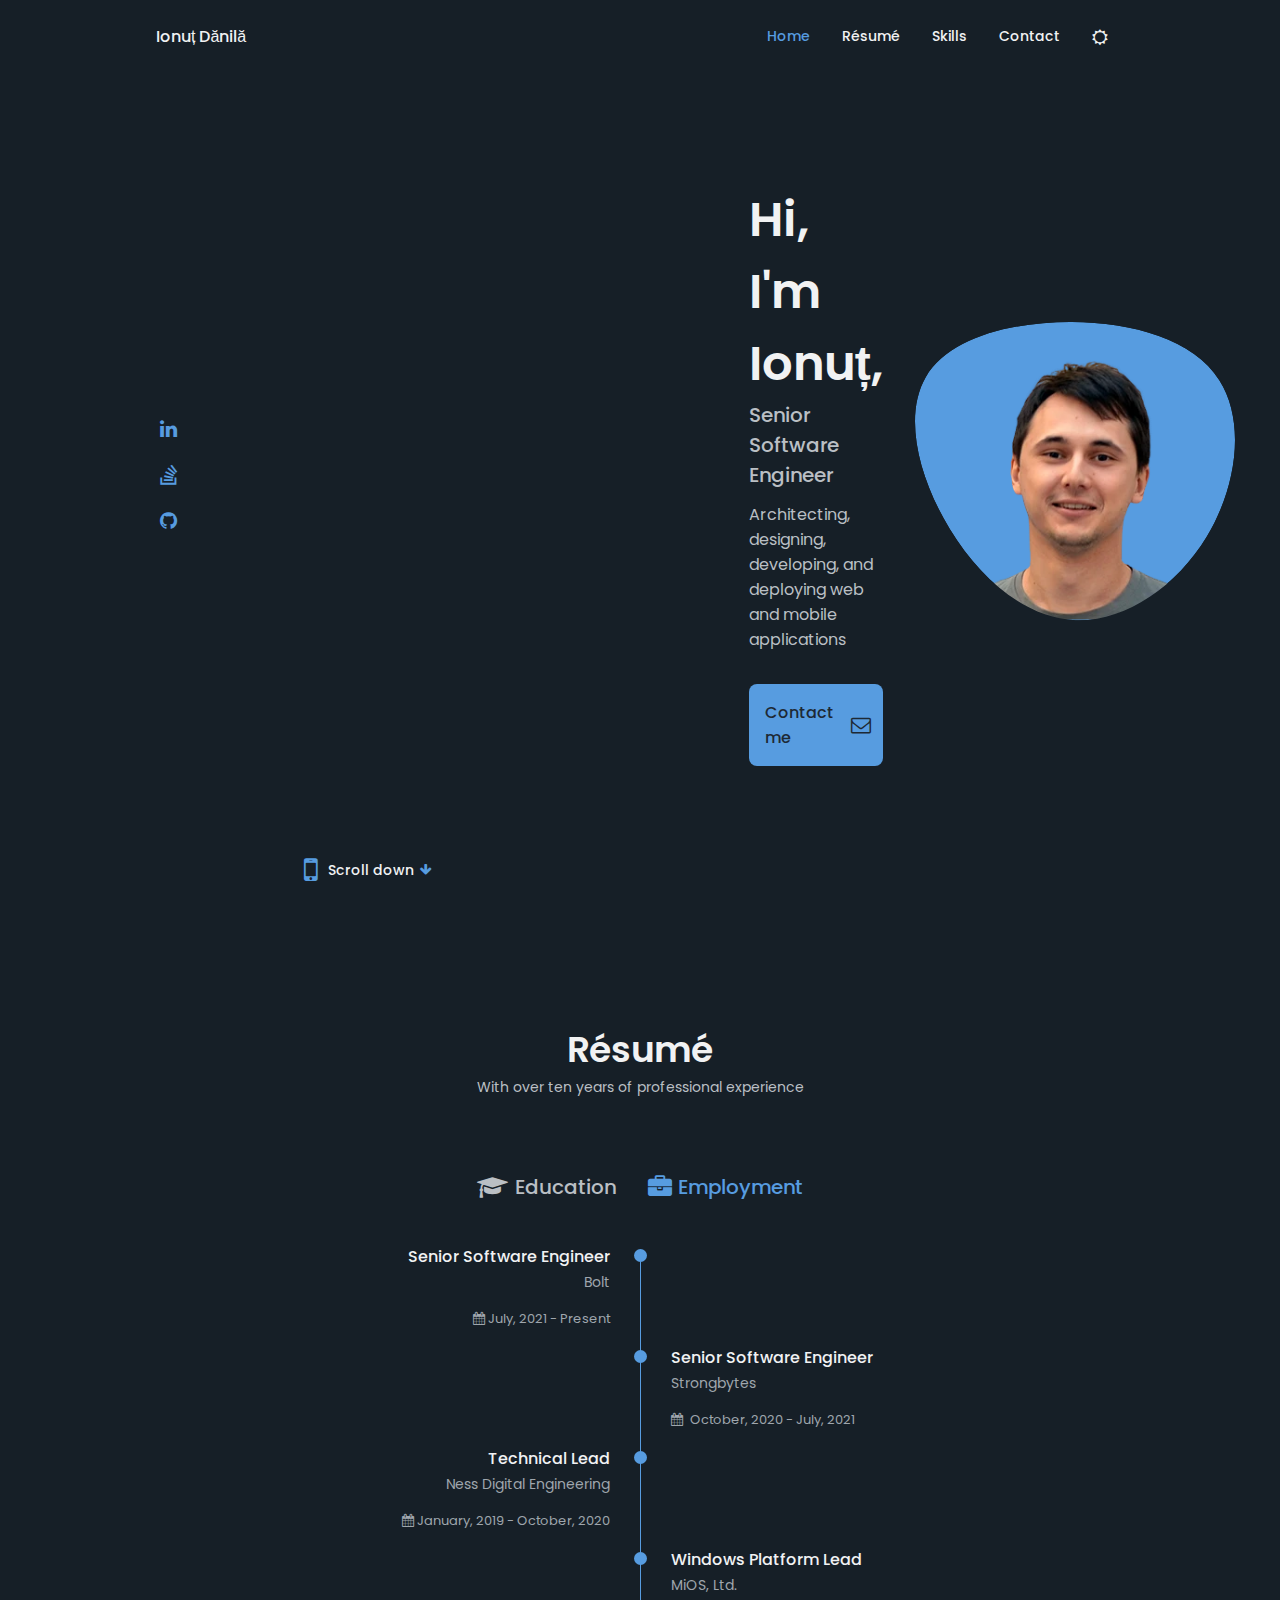
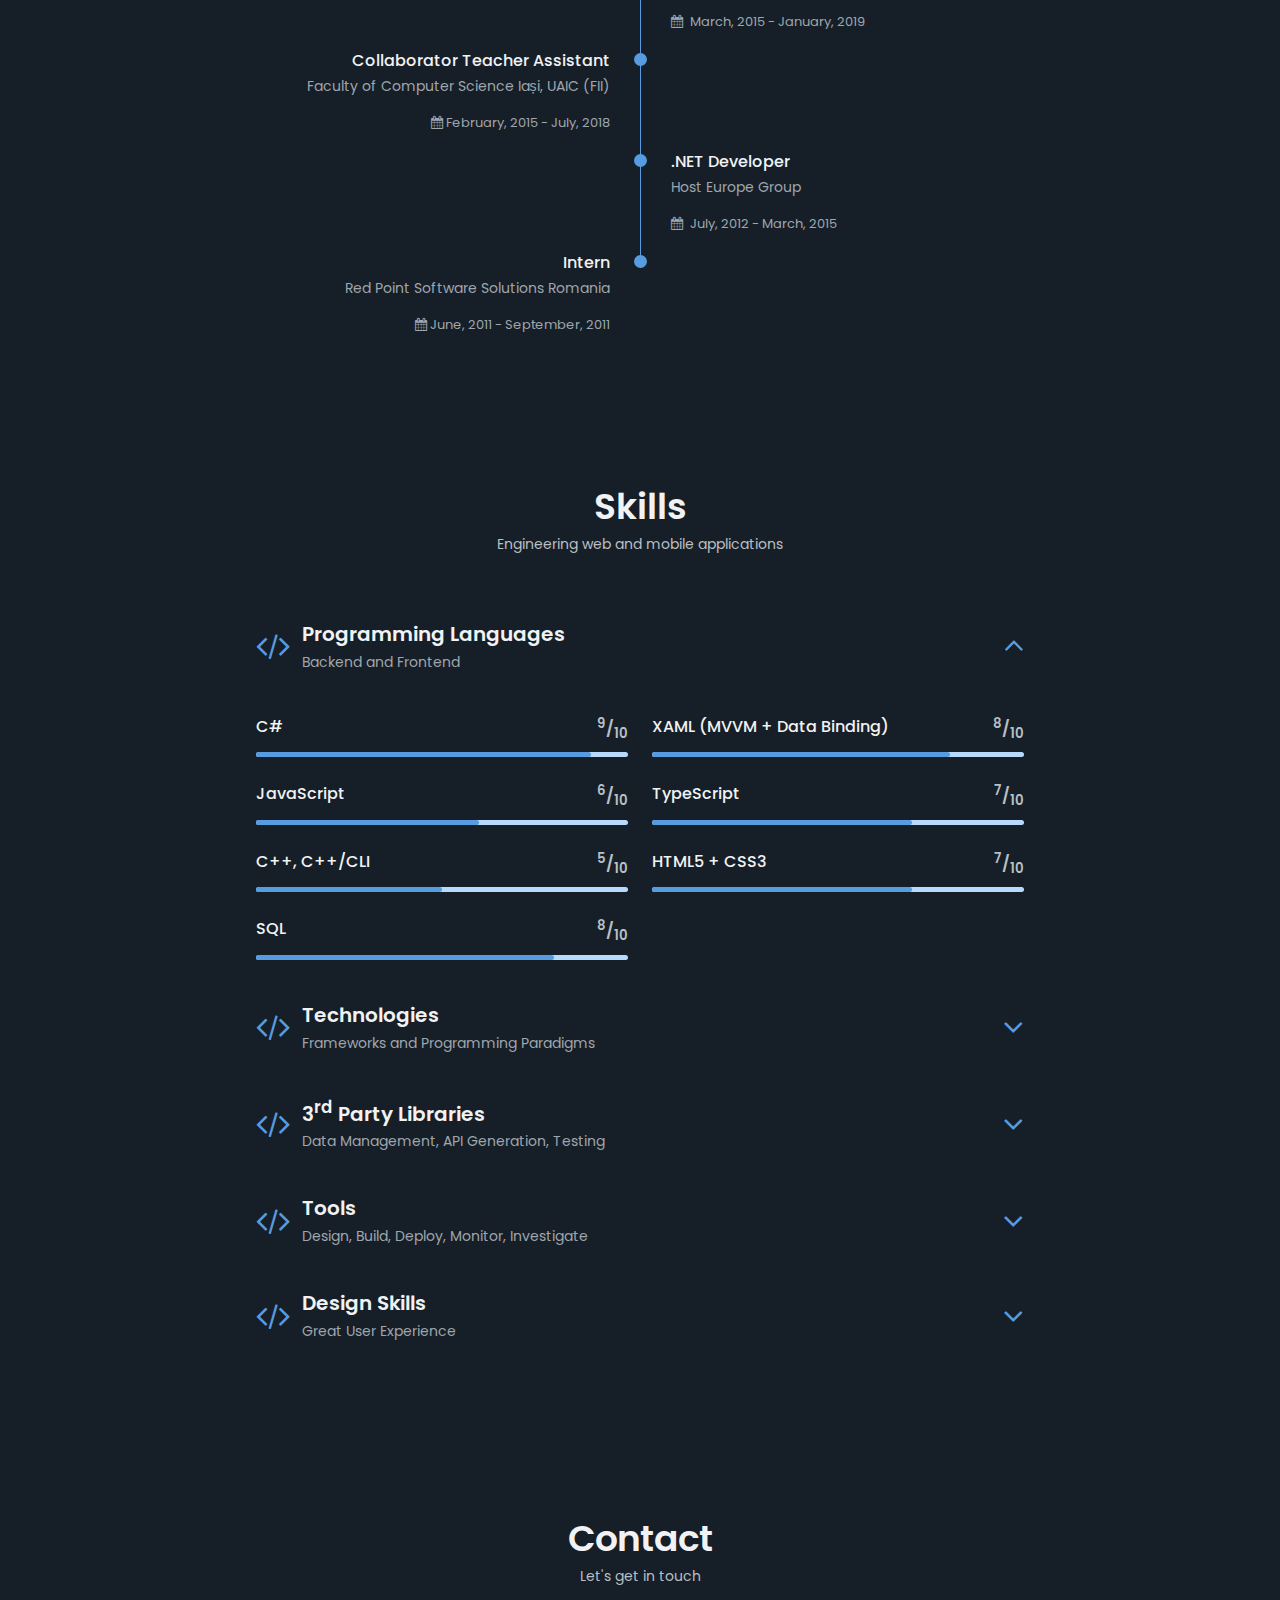
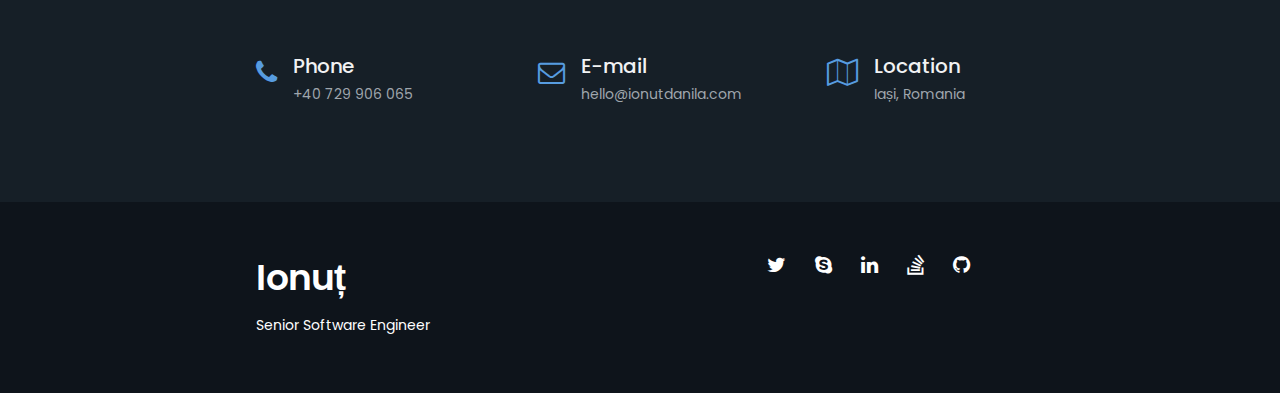
<file: index.html>
<!DOCTYPE html>
<html prefix="og: https://ogp.me/ns#" lang="en">

<head>
    <meta charset="UTF-8">
    <meta name="viewport" content="width=device-width, initial-scale=1.0, minimum-scale=1.0, maximum-scale=1.0, user-scalable=no">
    <meta name="Author" content="Ionuț Dănilă" />
    <meta name="Keywords"
        content="ionut, danila, mobile, web, portfolio, dănilă, ionuț, developer, senior, engineer, mobile, .net, windows, iasi, universal, winrt, uwp, typescript, docker" />
    <meta name="Description"
        content="Ionuț Dănilă | Senior Software Engineer: architecting, designing, developing, and deploying Web and Mobile Applications" />
    <meta name="Subject"
        content="Ionuț Dănilă | Senior Software Engineer: architecting, designing, developing, and deploying Web and Mobile Applications" />
    <meta name="Language" content="English" />
    <meta name="Robots" content="INDEX,FOLLOW" />
    <meta name="wot-verification" content="0d97bbbe1554cfbfb53d" />
    <meta name="msvalidate.01" content="D88C4604BC4AD951BE50EAA4C890B717" />
    <meta property="og:title" content="Ionuț Dănilă | Senior Software Engineer" />
    <meta property="og:type" content="public_figure" />
    <meta property="og:url" content="https://www.ionutdanila.com/" />
    <meta property="og:image" content="assets/img/perfil.webp" />
    <meta property="og:site_name"
        content="Ionuț Dănilă | Senior Software Engineer: architecting, designing, developing, and deploying Web and Mobile Applications" />
    <meta property="og:description"
        content="Ionuț Dănilă | Senior Software Engineer: architecting, designing, developing, and deploying Web and Mobile Applications" />

    <title>Ionuț Dănilă | Senior Software Engineer</title>

    <link rel="preload" href="assets/css/fonts/fontawesome-webfont.woff2?v=4.7.0" as="font" type="font/woff2"
        crossorigin />
    <link rel="preload" href="assets/css/fonts/pxiEyp8kv8JHgFVrJJfecnFHGPc.woff2" as="font" type="font/woff2"
        crossorigin />
    <link rel="preload" href="assets/css/fonts/pxiByp8kv8JHgFVrLGT9Z1xlFd2JQEk.woff2" as="font" type="font/woff2"
        crossorigin />
    <link rel="preload" href="assets/css/fonts/pxiByp8kv8JHgFVrLEj6Z1xlFd2JQEk.woff2" as="font" type="font/woff2"
        crossorigin />
    <link rel="preload" href="assets/css/styles.min.css" as="style" />
    <link rel="preload" href="assets/img/perfil.webp" as="image" type="image/webp" />

    <link rel="shortcut icon" href="assets/img/perfil_icon.webp" />
    <link rel="icon" href="assets/img/perfil_icon.webp" type="image/ico" />
    <link rel="author" href="https://www.linkedin.com/in/ionutdanila" />

    <link rel="stylesheet" href="assets/css/styles.min.css" />

    <script type="application/ld+json">
        {"@context":"http://schema.org","@type":"ProfilePage","mainEntity":{"@type":"Person","name":"Ionuț Dănilă","givenName":"Ionuț","familyName":"Dănilă","alternateName":"Ionut Danila","email":"&#104;&#101;&#108;&#108;&#111;&#64;&#105;&#111;&#110;&#117;&#116;&#100;&#97;&#110;&#105;&#108;&#97;&#46;&#99;&#111;&#109;","telephone":"+40729906065","description":"Senior Software Engineer","birthDate":"1990-05-20","birthPlace":"Bucharest","nationality":"Romanian","address":{"@type":"PostalAddress","addressLocality":"Iași","addressCountry":"Romania"},"jobTitle":{"@type":"DefinedTerm","inDefinedTermSet":"https://www.patkua.com/blog/the-definition-of-a-tech-lead/","termCode":"TL","name":"Technical Lead","url":"https://en.wikipedia.org/wiki/Lead_programmer"},"image":"assets/img/perfil.webp","url":"https://www.ionutdanila.com/","worksFor":{"@type":"Organization","name":"Bolt","url":"https://bolt.eu/"},"gender":"Male","alumniOf":[{"@type":"CollegeOrUniversity","name":"Faculty of Computer Science Iași, UAIC (FII)","url":"https://www.info.uaic.ro/"}],"sameAs":["https://www.linkedin.com/in/ionutdanila","https://stackoverflow.com/story/ionutdanila","https://twitter.com/#!/ionutdanila","https://github.com/ionutdanila","https://www.facebook.com/ionut.danila"]}}
    </script>
</head>

<body class="dark-theme">
    <!--==================== HEADER ====================-->
    <header class="header" id="header">
        <nav class="nav container" style="display: none;">
            <a href="#" aria-label="header-logo" class="nav__logo">Ionuț Dănilă</a>
            <div class="nav__menu" id="nav-menu">
                <ul class="nav__list grid">
                    <li class="nav__item">
                        <a href="#home" aria-label="header-home" class="nav__link active-link">
                            <i class="fa fa-home nav__icon"></i> Home
                        </a>
                    </li>
                    <li class="nav__item">
                        <a href="#resume" aria-label="header-resume" class="nav__link">
                            <i class="fa fa-user nav__icon"></i> Résumé
                        </a>
                    </li>
                    <li class="nav__item">
                        <a href="#skills" aria-label="header-skills" class="nav__link">
                            <i class="fa fa-tasks nav__icon"></i> Skills
                        </a>
                    </li>
                    <li class="nav__item">
                        <a href="#contact" aria-label="header-contact" class="nav__link">
                            <i class="fa fa-envelope nav__icon"></i> Contact
                        </a>
                    </li>
                </ul>
                <i class="fa fa-close nav__close" id="nav-close"></i>
            </div>

            <div class="nav__btns">
                <i class="fa fa-sun-o change-theme" id="theme-button"></i>

                <div class="nav__toggle" id="nav-toggle">
                    <i class="fa fa-bars"></i>
                </div>
            </div>
        </nav>
    </header>

    <!--==================== MAIN ====================-->
    <main class="main">
        <!--==================== HOME ====================-->
        <section class="home section" id="home">
            <div class="home__container container grid">
                <div class="home__content grid" style="padding-top: 5.5rem;">
                    <div class="home__social">
                        <a href="https://www.linkedin.com/in/ionutdanila" aria-label="home-linkedin" target="_blank"
                            class="home__social-icon">
                            <i class="fa fa-linkedin"></i>
                        </a>
                        <a href="https://stackoverflow.com/users/1344308/ionu%c8%9b-d%c4%83nil%c4%83"
                            aria-label="home-stackoverflow" target="_blank" class="home__social-icon">
                            <i class="fa fa-stack-overflow"></i>
                        </a>
                        <a href="https://github.com/ionutdanila" aria-label="home-github" target="_blank"
                            class="home__social-icon">
                            <i class="fa fa-github"></i>
                        </a>
                    </div>

                    <div class="home__img" style="display: none;">
                        <svg class="home__blob" viewBox="0 0 200 187" xmlns="http://www.w3.org/2000/svg"
                            xmlns:xlink="http://www.w3.org/1999/xlink">
                            <mask id="mask0">
                                <path
                                    d="M190.312 36.488c16.27 25.631 10.997 66.338-7.984 97.698s-51.521 53.373-82.102 52.167c-30.581-1.056-59.203-25.33-78.486-56.991C2.458 97.851-7.485 59.103 6.676 34.528 20.987 10.103 59.703-.149 97.967.002c38.263.302 76.226 10.855 92.345 36.486z" />
                            </mask>
                            <g mask="url(#mask0)">
                                <path
                                    d="M190.312 36.488c16.27 25.631 10.997 66.338-7.984 97.698s-51.521 53.373-82.102 52.167c-30.581-1.056-59.203-25.33-78.486-56.991C2.458 97.851-7.485 59.103 6.676 34.528 20.987 10.103 59.703-.149 97.967.002c38.263.302 76.226 10.855 92.345 36.486z" />
                                <image class="home__blob-img" height="170" width="170" x="16" y="16"
                                    xlink:href="assets/img/perfil.webp" />
                            </g>
                        </svg>
                    </div>

                    <div class="home__data">
                        <h2 class="home__title">Hi, I'm Ionuț,</h2>
                        <h3 class="home__subtitle">Senior Software Engineer</h3>
                        <p class="home__description">Architecting, designing, developing, and deploying web and mobile
                            applications</p>
                        <a href="#contact" aria-label="home-contact" class="button button--flex">
                            Contact me <i class="fa fa-envelope-o button__icon"></i>
                        </a>
                    </div>
                </div>

                <div class="home_scroll">
                    <a href="#resume" aria-label="home-resume" class="home__scroll-button button--flex">
                        <i class="fa fa-mobile home__scroll-mouse"></i>
                        <span class="home__scroll-name">Scroll down</span>
                        <i class="fa fa-arrow-down home__scroll-arrow"></i>
                    </a>
                </div>
            </div>
        </section>

        <!--==================== Résumé ====================-->
        <section class="qualification section" id="resume">
            <h2 class="section__title">Résumé</h2>
            <div class="section__subtitle">With over ten years of professional experience</div>

            <div class="qualification__container container">
                <div class="qualification__tabs">
                    <div class="qualification__button button--flex" data-target="#education">
                        <i class="fa fa-graduation-cap qualification__icon"></i>
                        Education
                    </div>

                    <div class="qualification__button button--flex qualification__active" data-target="#work">
                        <i class="fa fa-briefcase qualification__icon"></i>
                        Employment
                    </div>
                </div>

                <div class="qualification__sections">
                    <!--=============================== EDUCATION ===========================-->
                    <div class="qualification__content" data-content id="education">
                        <div class="qualification__data">
                            <div>
                                <h3 class="qualification__title">Master of Software Systems Engineering Degree</h3>
                                <span class="qualification__subtitle">
                                    <a href="https://www.info.uaic.ro" aria-label="edu-infouaic" target="_blank">Faculty
                                        of
                                        Computer Science Iași,
                                        UAIC (FII)</a>
                                </span>
                                <div class="qualification__calendar">
                                    <i class="fa fa-calendar"></i>
                                    2012 - 2014
                                </div>
                            </div>

                            <div>
                                <span class="qualification__rounder"></span>
                                <span class="qualification__line"></span>
                            </div>
                        </div>

                        <div class="qualification__data">
                            <div></div>
                            <div>
                                <span class="qualification__rounder"></span>
                                <span class="qualification__line"></span>
                            </div>

                            <div>
                                <h3 class="qualification__title">Bachelor of Science in Computer Science</h3>
                                <span class="qualification__subtitle">
                                    <a href="https://www.info.uaic.ro" aria-label="edu-infouaic" target="_blank">Faculty
                                        of
                                        Computer Science Iași,
                                        UAIC (FII)</a>
                                </span>
                                <div class="qualification__calendar">
                                    <i class="fa fa-calendar"></i>
                                    2009 - 2012
                                </div>
                            </div>


                        </div>

                        <div class="qualification__data">
                            <div>
                                <h3 class="qualification__title">High School Diploma</h3>
                                <span class="qualification__subtitle">
                                    <a href="http://cncvhusi.ro/" aria-label="edu-lcvhusi" target="_blank">National
                                        College
                                        ”Cuza-Vodă”, Huși</a>
                                </span>
                                <div class="qualification__calendar">
                                    <i class="fa fa-calendar"></i>
                                    2005 - 2009
                                </div>
                            </div>

                            <div>
                                <span class="qualification__rounder"></span>
                            </div>
                        </div>
                    </div>

                    <!--=============================== EMPLOYMENT ===========================-->
                    <div class="qualification__content qualification__active" data-content id="work">
                        <div class="qualification__data">
                            <div>
                                <h3 class="qualification__title">Senior Software Engineer</h3>
                                <span class="qualification__subtitle">
                                    <a href="https://bolt.eu/" aria-label="employer-bolt" target="_blank">Bolt</a>
                                </span>
                                <div class="qualification__calendar">
                                    <i class="fa fa-calendar"></i>
                                    July, 2021 - Present
                                </div>
                            </div>

                            <div>
                                <span class="qualification__rounder"></span>
                                <span class="qualification__line"></span>
                            </div>
                        </div>

                        <div class="qualification__data">
                            <div></div>
                            <div>
                                <span class="qualification__rounder"></span>
                                <span class="qualification__line"></span>
                            </div>

                            <div>
                                <h3 class="qualification__title">Senior Software Engineer</h3>
                                <span class="qualification__subtitle">
                                    <a href="https://strongbytes.ai/" aria-label="employer-strongbytes"
                                        target="_blank">Strongbytes</a>
                                </span>
                                <div class="qualification__calendar">
                                    <i class="fa fa-calendar"></i>
                                    October, 2020 - July, 2021
                                </div>
                            </div>
                        </div>

                        <div class="qualification__data">
                            <div>
                                <h3 class="qualification__title">Technical Lead</h3>
                                <span class="qualification__subtitle">
                                    <a href="https://www.ness.com/romania-en/" aria-label="employer-ness"
                                        target="_blank">Ness
                                        Digital
                                        Engineering</a>
                                </span>
                                <div class="qualification__calendar">
                                    <i class="fa fa-calendar"></i>
                                    January, 2019 - October, 2020
                                </div>
                            </div>

                            <div>
                                <span class="qualification__rounder"></span>
                                <span class="qualification__line"></span>
                            </div>
                        </div>

                        <div class="qualification__data">
                            <div></div>
                            <div>
                                <span class="qualification__rounder"></span>
                                <span class="qualification__line"></span>
                            </div>

                            <div>
                                <h3 class="qualification__title">Windows Platform Lead</h3>
                                <span class="qualification__subtitle">
                                    <a href="http://www.mios.com/" aria-label="employer-mios" target="_blank">MiOS,
                                        Ltd.</a>
                                </span>
                                <div class="qualification__calendar">
                                    <i class="fa fa-calendar"></i>
                                    March, 2015 - January, 2019
                                </div>
                            </div>
                        </div>

                        <div class="qualification__data">
                            <div>
                                <h3 class="qualification__title">Collaborator Teacher Assistant</h3>
                                <span class="qualification__subtitle">
                                    <a href="https://www.info.uaic.ro/" aria-label="employer-infouaic"
                                        target="_blank">Faculty
                                        of
                                        Computer Science
                                        Iași, UAIC (FII)</a>
                                </span>
                                <div class="qualification__calendar">
                                    <i class="fa fa-calendar"></i>
                                    February, 2015 - July, 2018
                                </div>
                            </div>

                            <div>
                                <span class="qualification__rounder"></span>
                                <span class="qualification__line"></span>
                            </div>
                        </div>

                        <div class="qualification__data">
                            <div></div>
                            <div>
                                <span class="qualification__rounder"></span>
                                <span class="qualification__line"></span>
                            </div>

                            <div>
                                <h3 class="qualification__title">.NET Developer</h3>
                                <span class="qualification__subtitle">
                                    <a href="http://www.heg.com/" aria-label="employer-heg" target="_blank">Host Europe
                                        Group</a>
                                </span>
                                <div class="qualification__calendar">
                                    <i class="fa fa-calendar"></i>
                                    July, 2012 - March, 2015
                                </div>
                            </div>
                        </div>

                        <div class="qualification__data">
                            <div>
                                <h3 class="qualification__title">Intern</h3>
                                <span class="qualification__subtitle">
                                    <a href="http://theredpoint.ro" aria-label="employer-redpoint" target="_blank">Red
                                        Point
                                        Software
                                        Solutions
                                        Romania</a>
                                </span>
                                <div class="qualification__calendar">
                                    <i class="fa fa-calendar"></i>
                                    June, 2011 - September, 2011
                                </div>
                            </div>

                            <div>
                                <span class="qualification__rounder"></span>
                            </div>
                        </div>
                    </div>
                </div>
            </div>
        </section>

        <!--==================== SKILLS ====================-->
        <section class="skills section" id="skills">
            <h2 class="section__title">Skills</h2>
            <span class="section__subtitle">Engineering web and mobile applications</span>

            <div class="skills__container container grid">
                <div>
                    <!--====================== PROGRAMMING LANGUAGES =============================-->
                    <div class="skills__content skills__open">
                        <div class="skills__header">
                            <i class="fa fa-code skills__icon"></i>

                            <div>
                                <h2 class="skills__title">Programming Languages</h2>
                                <span class="skills__subtitle">Backend and Frontend</span>
                            </div>

                            <i class="fa fa-angle-down skills__arrow"></i>
                        </div>

                        <div class="skills__list grid">
                            <div class="skills__data">
                                <div class="skills__titles">
                                    <h3 class="skills__name">C#</h3>
                                    <div class="skills__number"><span><sup>9</sup>/<sub>10</sub></span></div>
                                </div>
                                <div class="skills__bar">
                                    <div class="skills__percentage skills__90"></div>
                                </div>
                            </div>

                            <div class="skills__data">
                                <div class="skills__titles">
                                    <h3 class="skills__name">XAML (MVVM + Data Binding)</h3>
                                    <div class="skills__number"><span><sup>8</sup>/<sub>10</sub></span></div>
                                </div>
                                <div class="skills__bar">
                                    <div class="skills__percentage skills__80"></div>
                                </div>
                            </div>

                            <div class="skills__data">
                                <div class="skills__titles">
                                    <h3 class="skills__name">JavaScript</h3>
                                    <div class="skills__number"><span><sup>6</sup>/<sub>10</sub></span></div>
                                </div>
                                <div class="skills__bar">
                                    <div class="skills__percentage skills__60"></div>
                                </div>
                            </div>

                            <div class="skills__data">
                                <div class="skills__titles">
                                    <h3 class="skills__name">TypeScript</h3>
                                    <div class="skills__number"><span><sup>7</sup>/<sub>10</sub></span></div>
                                </div>
                                <div class="skills__bar">
                                    <div class="skills__percentage skills__70"></div>
                                </div>
                            </div>

                            <div class="skills__data">
                                <div class="skills__titles">
                                    <h3 class="skills__name">C++, C++/CLI</h3>
                                    <div class="skills__number"><span><sup>5</sup>/<sub>10</sub></span></div>
                                </div>
                                <div class="skills__bar">
                                    <div class="skills__percentage skills__50"></div>
                                </div>
                            </div>

                            <div class="skills__data">
                                <div class="skills__titles">
                                    <h3 class="skills__name">HTML5 + CSS3</h3>
                                    <div class="skills__number"><span><sup>7</sup>/<sub>10</sub></span></div>
                                </div>
                                <div class="skills__bar">
                                    <div class="skills__percentage skills__70"></div>
                                </div>
                            </div>

                            <div class="skills__data">
                                <div class="skills__titles">
                                    <h3 class="skills__name">SQL</h3>
                                    <div class="skills__number"><span><sup>8</sup>/<sub>10</sub></span></div>
                                </div>
                                <div class="skills__bar">
                                    <div class="skills__percentage skills__80"></div>
                                </div>
                            </div>

                        </div>
                    </div>

                    <!--====================== TECHNOLOGIES =============================-->
                    <div class="skills__content skills__close">
                        <div class="skills__header">
                            <i class="fa fa-code skills__icon"></i>

                            <div>
                                <h2 class="skills__title">Technologies</h2>
                                <span class="skills__subtitle">Frameworks and Programming Paradigms</span>
                            </div>

                            <i class="fa fa-angle-down skills__arrow"></i>
                        </div>

                        <div class="skills__list grid">
                            <div class="skills__data">
                                <div class="skills__titles">
                                    <h3 class="skills__name">.NET Core</h3>
                                    <div class="skills__number"><span><sup>8</sup>/<sub>10</sub></span></div>
                                </div>
                                <div class="skills__bar">
                                    <div class="skills__percentage skills__80"></div>
                                </div>
                            </div>

                            <div class="skills__data">
                                <div class="skills__titles">
                                    <h3 class="skills__name">Node.js</h3>
                                    <div class="skills__number"><span><sup>6</sup>/<sub>10</sub></span></div>
                                </div>
                                <div class="skills__bar">
                                    <div class="skills__percentage skills__60"></div>
                                </div>
                            </div>

                            <div class="skills__data">
                                <div class="skills__titles">
                                    <h3 class="skills__name">.NET Framework</h3>
                                    <div class="skills__number"><span><sup>8</sup>/<sub>10</sub></span></div>
                                </div>
                                <div class="skills__bar">
                                    <div class="skills__percentage skills__80"></div>
                                </div>
                            </div>

                            <div class="skills__data">
                                <div class="skills__titles">
                                    <h3 class="skills__name">Universal Windows Platform (UWP)</h3>
                                    <div class="skills__number"><span><sup>7</sup>/<sub>10</sub></span></div>
                                </div>
                                <div class="skills__bar">
                                    <div class="skills__percentage skills__70"></div>
                                </div>
                            </div>

                            <div class="skills__data">
                                <div class="skills__titles">
                                    <h3 class="skills__name">ASP.NET Core</h3>
                                    <div class="skills__number"><span><sup>6</sup>/<sub>10</sub></span></div>
                                </div>
                                <div class="skills__bar">
                                    <div class="skills__percentage skills__60"></div>
                                </div>
                            </div>

                            <div class="skills__data">
                                <div class="skills__titles">
                                    <h3 class="skills__name">Entity Framework Core</h3>
                                    <div class="skills__number"><span><sup>7</sup>/<sub>10</sub></span></div>
                                </div>
                                <div class="skills__bar">
                                    <div class="skills__percentage skills__70"></div>
                                </div>
                            </div>

                            <div class="skills__data">
                                <div class="skills__titles">
                                    <h3 class="skills__name">LINQ to SQL</h3>
                                    <div class="skills__number"><span><sup>7</sup>/<sub>10</sub></span></div>
                                </div>
                                <div class="skills__bar">
                                    <div class="skills__percentage skills__70"></div>
                                </div>
                            </div>

                            <div class="skills__data">
                                <div class="skills__titles">
                                    <h3 class="skills__name">Reactive Programming</h3>
                                    <div class="skills__number"><span><sup>5</sup>/<sub>10</sub></span></div>
                                </div>
                                <div class="skills__bar">
                                    <div class="skills__percentage skills__50"></div>
                                </div>
                            </div>

                            <div class="skills__data">
                                <div class="skills__titles">
                                    <h3 class="skills__name">Windows Communication Foundation</h3>
                                    <div class="skills__number"><span><sup>5</sup>/<sub>10</sub></span></div>
                                </div>
                                <div class="skills__bar">
                                    <div class="skills__percentage skills__50"></div>
                                </div>
                            </div>

                            <div class="skills__data">
                                <div class="skills__titles">
                                    <h3 class="skills__name">Windows Presentation Foundation</h3>
                                    <div class="skills__number"><span><sup>8</sup>/<sub>10</sub></span></div>
                                </div>
                                <div class="skills__bar">
                                    <div class="skills__percentage skills__80"></div>
                                </div>
                            </div>

                            <div class="skills__data">
                                <div class="skills__titles">
                                    <h3 class="skills__name">AJAX</h3>
                                    <div class="skills__number"><span><sup>7</sup>/<sub>10</sub></span></div>
                                </div>
                                <div class="skills__bar">
                                    <div class="skills__percentage skills__70"></div>
                                </div>
                            </div>
                        </div>
                    </div>

                    <!--====================== LIBRARIES =============================-->
                    <div class="skills__content skills__close">
                        <div class="skills__header">
                            <i class="fa fa-code skills__icon"></i>

                            <div>
                                <h2 class="skills__title">3<sup>rd</sup> Party Libraries</h2>
                                <span class="skills__subtitle">Data Management, API Generation, Testing</span>
                            </div>

                            <i class="fa fa-angle-down skills__arrow"></i>
                        </div>

                        <div class="skills__list grid">
                            <div class="skills__data">
                                <div class="skills__titles">
                                    <h3 class="skills__name">Json.NET</h3>
                                    <div class="skills__number"><sup>9</sup>/<sub>10</sub></div>
                                </div>
                                <div class="skills__bar">
                                    <div class="skills__percentage skills__90"></div>
                                </div>
                            </div>

                            <div class="skills__data">
                                <div class="skills__titles">
                                    <h3 class="skills__name">SQLite</h3>
                                    <div class="skills__number"><span><sup>9</sup>/<sub>10</sub></span></div>
                                </div>
                                <div class="skills__bar">
                                    <div class="skills__percentage skills__90"></div>
                                </div>
                            </div>

                            <div class="skills__data">
                                <div class="skills__titles">
                                    <h3 class="skills__name">Redis</h3>
                                    <div class="skills__number"><span><sup>6</sup>/<sub>10</sub></span></div>
                                </div>
                                <div class="skills__bar">
                                    <div class="skills__percentage skills__60"></div>
                                </div>
                            </div>

                            <div class="skills__data">
                                <div class="skills__titles">
                                    <h3 class="skills__name">Swagger</h3>
                                    <div class="skills__number"><span><sup>7</sup>/<sub>10</sub></span></div>
                                </div>
                                <div class="skills__bar">
                                    <div class="skills__percentage skills__70"></div>
                                </div>
                            </div>

                            <div class="skills__data">
                                <div class="skills__titles">
                                    <h3 class="skills__name">Elastic Search</h3>
                                    <div class="skills__number"><span><sup>5</sup>/<sub>10</sub></span></div>
                                </div>
                                <div class="skills__bar">
                                    <div class="skills__percentage skills__50"></div>
                                </div>
                            </div>

                            <div class="skills__data">
                                <div class="skills__titles">
                                    <h3 class="skills__name">AutoMapper</h3>
                                    <div class="skills__number"><span><sup>7</sup>/<sub>10</sub></span></div>
                                </div>
                                <div class="skills__bar">
                                    <div class="skills__percentage skills__70"></div>
                                </div>
                            </div>

                            <div class="skills__data">
                                <div class="skills__titles">
                                    <h3 class="skills__name">Autofac</h3>
                                    <div class="skills__number"><span><sup>6</sup>/<sub>10</sub></span></div>
                                </div>
                                <div class="skills__bar">
                                    <div class="skills__percentage skills__60"></div>
                                </div>
                            </div>

                            <div class="skills__data">
                                <div class="skills__titles">
                                    <h3 class="skills__name">FluentValidation</h3>
                                    <div class="skills__number"><span><sup>6</sup>/<sub>10</sub></span></div>
                                </div>
                                <div class="skills__bar">
                                    <div class="skills__percentage skills__60"></div>
                                </div>
                            </div>

                            <div class="skills__data">
                                <div class="skills__titles">
                                    <h3 class="skills__name">Hangfire</h3>
                                    <div class="skills__number"><span><sup>6</sup>/<sub>10</sub></span></div>
                                </div>
                                <div class="skills__bar">
                                    <div class="skills__percentage skills__60"></div>
                                </div>
                            </div>

                            <div class="skills__data">
                                <div class="skills__titles">
                                    <h3 class="skills__name">MediatR</h3>
                                    <div class="skills__number"><span><sup>6</sup>/<sub>10</sub></span></div>
                                </div>
                                <div class="skills__bar">
                                    <div class="skills__percentage skills__60"></div>
                                </div>
                            </div>

                            <div class="skills__data">
                                <div class="skills__titles">
                                    <h3 class="skills__name">FFmpeg</h3>
                                    <div class="skills__number"><span><sup>6</sup>/<sub>10</sub></span></div>
                                </div>
                                <div class="skills__bar">
                                    <div class="skills__percentage skills__60"></div>
                                </div>
                            </div>

                            <div class="skills__data">
                                <div class="skills__titles">
                                    <h3 class="skills__name">UWP Toolkit</h3>
                                    <div class="skills__number"><span><sup>7</sup>/<sub>10</sub></span></div>
                                </div>
                                <div class="skills__bar">
                                    <div class="skills__percentage skills__70"></div>
                                </div>
                            </div>

                            <div class="skills__data">
                                <div class="skills__titles">
                                    <h3 class="skills__name">HTML Agility Pack</h3>
                                    <div class="skills__number"><span><sup>7</sup>/<sub>10</sub></span></div>
                                </div>
                                <div class="skills__bar">
                                    <div class="skills__percentage skills__70"></div>
                                </div>
                            </div>

                            <div class="skills__data">
                                <div class="skills__titles">
                                    <h3 class="skills__name">XAML Behaviors</h3>
                                    <div class="skills__number"><span><sup>7</sup>/<sub>10</sub></span></div>
                                </div>
                                <div class="skills__bar">
                                    <div class="skills__percentage skills__70"></div>
                                </div>
                            </div>

                            <div class="skills__data">
                                <div class="skills__titles">
                                    <h3 class="skills__name">NUnit</h3>
                                    <div class="skills__number"><span><sup>7</sup>/<sub>10</sub></span></div>
                                </div>
                                <div class="skills__bar">
                                    <div class="skills__percentage skills__70"></div>
                                </div>
                            </div>
                        </div>
                    </div>
                </div>

                <!--====================== TOOLS =============================-->
                <div class="skills__content skills__close">
                    <div class="skills__header">
                        <i class="fa fa-code skills__icon"></i>

                        <div>
                            <h2 class="skills__title">Tools</h2>
                            <span class="skills__subtitle">Design, Build, Deploy, Monitor, Investigate</span>
                        </div>

                        <i class="fa fa-angle-down skills__arrow"></i>
                    </div>

                    <div class="skills__list grid">
                        <div class="skills__data">
                            <div class="skills__titles">
                                <h3 class="skills__name">Azure DevOps</h3>
                                <div class="skills__number"><span><sup>8</sup>/<sub>10</sub></span></div>
                            </div>
                            <div class="skills__bar">
                                <div class="skills__percentage skills__80"></div>
                            </div>
                        </div>

                        <div class="skills__data">
                            <div class="skills__titles">
                                <h3 class="skills__name">SQL Server</h3>
                                <div class="skills__number"><span><sup>8</sup>/<sub>10</sub></span></div>
                            </div>
                            <div class="skills__bar">
                                <div class="skills__percentage skills__80"></div>
                            </div>
                        </div>

                        <div class="skills__data">
                            <div class="skills__titles">
                                <h3 class="skills__name">MySQL Workbench</h3>
                                <div class="skills__number"><span><sup>8</sup>/<sub>10</sub></span></div>
                            </div>
                            <div class="skills__bar">
                                <div class="skills__percentage skills__80"></div>
                            </div>
                        </div>

                        <div class="skills__data">
                            <div class="skills__titles">
                                <h3 class="skills__name">IIS Manager</h3>
                                <div class="skills__number"><span><sup>7</sup>/<sub>10</sub></span></div>
                            </div>
                            <div class="skills__bar">
                                <div class="skills__percentage skills__70"></div>
                            </div>
                        </div>

                        <div class="skills__data">
                            <div class="skills__titles">
                                <h3 class="skills__name">Visual Studio</h3>
                                <div class="skills__number"><span><sup>8</sup>/<sub>10</sub></span></div>
                            </div>
                            <div class="skills__bar">
                                <div class="skills__percentage skills__80"></div>
                            </div>
                        </div>

                        <div class="skills__data">
                            <div class="skills__titles">
                                <h3 class="skills__name">Visual Studio Code</h3>
                                <div class="skills__number"><span><sup>8</sup>/<sub>10</sub></span></div>
                            </div>
                            <div class="skills__bar">
                                <div class="skills__percentage skills__80"></div>
                            </div>
                        </div>

                        <div class="skills__data">
                            <div class="skills__titles">
                                <h3 class="skills__name">PhpStorm</h3>
                                <div class="skills__number"><span><sup>6</sup>/<sub>10</sub></span></div>
                            </div>
                            <div class="skills__bar">
                                <div class="skills__percentage skills__60"></div>
                            </div>
                        </div>

                        <div class="skills__data">
                            <div class="skills__titles">
                                <h3 class="skills__name">Expression Blend</h3>
                                <div class="skills__number"><span><sup>7</sup>/<sub>10</sub></span></div>
                            </div>
                            <div class="skills__bar">
                                <div class="skills__percentage skills__70"></div>
                            </div>
                        </div>

                        <div class="skills__data">
                            <div class="skills__titles">
                                <h3 class="skills__name">NuGet</h3>
                                <div class="skills__number"><span><sup>8</sup>/<sub>10</sub></span></div>
                            </div>
                            <div class="skills__bar">
                                <div class="skills__percentage skills__80"></div>
                            </div>
                        </div>

                        <div class="skills__data">
                            <div class="skills__titles">
                                <h3 class="skills__name">Docker</h3>
                                <div class="skills__number"><span><sup>6</sup>/<sub>10</sub></span></div>
                            </div>
                            <div class="skills__bar">
                                <div class="skills__percentage skills__60"></div>
                            </div>
                        </div>

                        <div class="skills__data">
                            <div class="skills__titles">
                                <h3 class="skills__name">Fiddler</h3>
                                <div class="skills__number"><span><sup>7</sup>/<sub>10</sub></span></div>
                            </div>
                            <div class="skills__bar">
                                <div class="skills__percentage skills__70"></div>
                            </div>
                        </div>

                        <div class="skills__data">
                            <div class="skills__titles">
                                <h3 class="skills__name">Postman</h3>
                                <div class="skills__number"><span><sup>8</sup>/<sub>10</sub></span></div>
                            </div>
                            <div class="skills__bar">
                                <div class="skills__percentage skills__80"></div>
                            </div>
                        </div>

                        <div class="skills__data">
                            <div class="skills__titles">
                                <h3 class="skills__name">Hyper-V</h3>
                                <div class="skills__number"><span><sup>6</sup>/<sub>10</sub></span></div>
                            </div>
                            <div class="skills__bar">
                                <div class="skills__percentage skills__60"></div>
                            </div>
                        </div>

                        <div class="skills__data">
                            <div class="skills__titles">
                                <h3 class="skills__name">MediatR</h3>
                                <div class="skills__number"><span><sup>6</sup>/<sub>10</sub></span></div>
                            </div>
                            <div class="skills__bar">
                                <div class="skills__percentage skills__60"></div>
                            </div>
                        </div>

                        <div class="skills__data">
                            <div class="skills__titles">
                                <h3 class="skills__name">Git (SourceTree, GitHub Desktop)</h3>
                                <div class="skills__number"><span><sup>8</sup>/<sub>10</sub></span></div>
                            </div>
                            <div class="skills__bar">
                                <div class="skills__percentage skills__80"></div>
                            </div>
                        </div>

                        <div class="skills__data">
                            <div class="skills__titles">
                                <h3 class="skills__name">TeamCity</h3>
                                <div class="skills__number"><span><sup>7</sup>/<sub>10</sub></span></div>
                            </div>
                            <div class="skills__bar">
                                <div class="skills__percentage skills__70"></div>
                            </div>
                        </div>

                        <div class="skills__data">
                            <div class="skills__titles">
                                <h3 class="skills__name">Jenkins</h3>
                                <div class="skills__number"><span><sup>7</sup>/<sub>10</sub></span></div>
                            </div>
                            <div class="skills__bar">
                                <div class="skills__percentage skills__70"></div>
                            </div>
                        </div>

                        <div class="skills__data">
                            <div class="skills__titles">
                                <h3 class="skills__name">Kibana</h3>
                                <div class="skills__number"><span><sup>7</sup>/<sub>10</sub></span></div>
                            </div>
                            <div class="skills__bar">
                                <div class="skills__percentage skills__70"></div>
                            </div>
                        </div>

                        <div class="skills__data">
                            <div class="skills__titles">
                                <h3 class="skills__name">Grafana</h3>
                                <div class="skills__number"><span><sup>6</sup>/<sub>10</sub></span></div>
                            </div>
                            <div class="skills__bar">
                                <div class="skills__percentage skills__60"></div>
                            </div>
                        </div>

                        <div class="skills__data">
                            <div class="skills__titles">
                                <h3 class="skills__name">Adobe Photoshop</h3>
                                <div class="skills__number"><span><sup>7</sup>/<sub>10</sub></span></div>
                            </div>
                            <div class="skills__bar">
                                <div class="skills__percentage skills__70"></div>
                            </div>
                        </div>

                        <div class="skills__data">
                            <div class="skills__titles">
                                <h3 class="skills__name">Adobe Illustrator</h3>
                                <div class="skills__number"><span><sup>7</sup>/<sub>10</sub></span></div>
                            </div>
                            <div class="skills__bar">
                                <div class="skills__percentage skills__70"></div>
                            </div>
                        </div>
                    </div>
                </div>

                <!--====================== DESIGN SKILLS =============================-->
                <div class="skills__content skills__close">
                    <div class="skills__header">
                        <i class="fa fa-code skills__icon"></i>

                        <div>
                            <h2 class="skills__title">Design Skills</h2>
                            <span class="skills__subtitle">Great User Experience</span>
                        </div>

                        <i class="fa fa-angle-down skills__arrow"></i>
                    </div>

                    <div class="skills__list grid">
                        <div class="skills__data">
                            <div class="skills__titles">
                                <h3 class="skills__name">Mobile UI/UX</h3>
                                <div class="skills__number"><span><sup>7</sup>/<sub>10</sub></span></div>
                            </div>
                            <div class="skills__bar">
                                <div class="skills__percentage skills__70"></div>
                            </div>
                        </div>

                        <div class="skills__data">
                            <div class="skills__titles">
                                <h3 class="skills__name">Web UI/UX</h3>
                                <div class="skills__number"><span><sup>7</sup>/<sub>10</sub></span></div>
                            </div>
                            <div class="skills__bar">
                                <div class="skills__percentage skills__70"></div>
                            </div>
                        </div>

                        <div class="skills__data">
                            <div class="skills__titles">
                                <h3 class="skills__name">Graphic Design</h3>
                                <div class="skills__number"><span><sup>6</sup>/<sub>10</sub></span></div>
                            </div>
                            <div class="skills__bar">
                                <div class="skills__percentage skills__60"></div>
                            </div>
                        </div>

                        <div class="skills__data">
                            <div class="skills__titles">
                                <h3 class="skills__name">Print Design</h3>
                                <div class="skills__number"><span><sup>6</sup>/<sub>10</sub></span></div>
                            </div>
                            <div class="skills__bar">
                                <div class="skills__percentage skills__60"></div>
                            </div>
                        </div>
                    </div>
                </div>
            </div>
        </section>

        <!--==================== CONTACT ME ====================-->
        <section class="contact section" id="contact">
            <h2 class="section__title">Contact</h2>
            <span class="section__subtitle">Let's get in touch</span>

            <div class="contact__container container grid">
                <div class="contact__information">
                    <i class="fa fa-phone contact__icon"></i>

                    <div>
                        <h3 class="contact__title">Phone</h3>
                        <span class="contact__subtitle"><a href="tel:+40729906065" aria-label="contact-phone"
                                title="Call me">+40 729
                                906
                                065</a></span>
                    </div>
                </div>

                <div class="contact__information">
                    <i class="fa fa-envelope-o contact__icon"></i>

                    <div>
                        <h3 class="contact__title">E-mail</h3>
                        <span class="contact__subtitle"><a target="_top"
                                href="&#109;&#97;&#105;&#108;&#116;&#111;&#58;&#104;&#101;&#108;&#108;&#111;&#64;&#105;&#111;&#110;&#117;&#116;&#100;&#97;&#110;&#105;&#108;&#97;&#46;&#99;&#111;&#109;"
                                title="E-mail me">&#104;&#101;&#108;&#108;&#111;&#64;&#105;&#111;&#110;&#117;&#116;&#100;&#97;&#110;&#105;&#108;&#97;&#46;&#99;&#111;&#109;</a></span>
                    </div>
                </div>

                <div class="contact__information">
                    <i class="fa fa-map-o contact__icon"></i>

                    <div>
                        <h3 class="contact__title">Location</h3>
                        <span class="contact__subtitle"><a target="_blank" href="https://goo.gl/maps/ns51NGNPEcTyHdpe7"
                                title="Iași, Romania">Iași, Romania</a></span>
                    </div>
                </div>
            </div>
        </section>
    </main>

    <!--==================== FOOTER ====================-->
    <footer class="footer">
        <div class="footer__bg">
            <div class="footer__container container grid">
                <div>
                    <h1 class="footer__title">Ionuț</h1>
                    <span class="footer__subtitle">Senior Software Engineer</span>
                </div>

                <div class="footer__socials">
                    <a href="https://twitter.com/#!/ionutdanila" aria-label="footer-twitter" target="_blank"
                        class="footer__social">
                        <i class="fa fa-twitter"></i>
                    </a>

                    <a href="skype:ionut.danila.skype?call" aria-label="footer-skype" target="_blank"
                        class="footer__social">
                        <i class="fa fa-skype"></i>
                    </a>

                    <a href="https://www.linkedin.com/in/ionutdanila" aria-label="footer-linkedin" target="_blank"
                        class="footer__social">
                        <i class="fa fa-linkedin"></i>
                    </a>

                    <a href="https://stackoverflow.com/users/1344308/ionu%c8%9b-d%c4%83nil%c4%83"
                        aria-label="footer-stackoverflow" target="_blank" class="footer__social">
                        <i class="fa fa-stack-overflow"></i>
                    </a>

                    <a href="https://github.com/ionutdanila" aria-label="footer-github" target="_blank"
                        class="footer__social">
                        <i class="fa fa-github"></i>
                    </a>
                </div>
            </div>

        </div>

    </footer>

    <a href="#home" aria-label="footer-home" class="scrollup" id="scroll-up">
        <i class="fa fa-arrow-up scroll__icon"></i>
    </a>

    <script src="assets/js/main.min.js" defer async></script>
</body>

</html>
</file>
<file: assets/css/styles.min.css>
.fa,.fa-stack{display:inline-block}.header,body{background-color:var(--body-color)}.change-theme:hover,.nav__logo:hover,.nav__toggle:hover{color:var(--first-color)}.about__description,.fa-fw,.fa-li,.fa-stack-1x,.fa-stack-2x,.project,.section__subtitle,.section__title{text-align:center}*,.footer__copy{box-sizing:border-box}@font-face{font-family:FontAwesome;src:url(fonts/fontawesome-webfont.eot?v=4.7.0);src:url(fonts/fontawesome-webfont.eot?#iefix&v=4.7.0) format("embedded-opentype"),url(fonts/fontawesome-webfont.woff2?v=4.7.0) format("woff2"),url(fonts/fontawesome-webfont.woff?v=4.7.0) format("woff"),url(fonts/fontawesome-webfont.ttf?v=4.7.0) format("truetype"),url(fonts/fontawesome-webfont.svg?v=4.7.0#fontawesomeregular) format("svg");font-weight:400;font-style:normal;font-display:swap}@font-face{font-family:Poppins;font-style:normal;font-weight:400;font-display:swap;src:url(fonts/pxiEyp8kv8JHgFVrJJfecnFHGPc.woff2) format('woff2');unicode-range:U+0000-00FF,U+0131,U+0152-0153,U+02BB-02BC,U+02C6,U+02DA,U+02DC,U+2000-206F,U+2074,U+20AC,U+2122,U+2191,U+2193,U+2212,U+2215,U+FEFF,U+FFFD}@font-face{font-family:Poppins;font-style:normal;font-weight:500;font-display:swap;src:url(fonts/pxiByp8kv8JHgFVrLGT9Z1xlFd2JQEk.woff2) format('woff2');unicode-range:U+0000-00FF,U+0131,U+0152-0153,U+02BB-02BC,U+02C6,U+02DA,U+02DC,U+2000-206F,U+2074,U+20AC,U+2122,U+2191,U+2193,U+2212,U+2215,U+FEFF,U+FFFD}@font-face{font-family:Poppins;font-style:normal;font-weight:600;font-display:swap;src:url(fonts/pxiByp8kv8JHgFVrLEj6Z1xlFd2JQEk.woff2) format('woff2');unicode-range:U+0000-00FF,U+0131,U+0152-0153,U+02BB-02BC,U+02C6,U+02DA,U+02DC,U+2000-206F,U+2074,U+20AC,U+2122,U+2191,U+2193,U+2212,U+2215,U+FEFF,U+FFFD}:root{--header-height:3rem;--hue-color:210;--first-color:hsl(var(--hue-color), 69%, 61%);--first-color-second:hsl(var(--hue-color), 69%, 61%);--first-color-alt:hsl(var(--hue-color), 57%, 53%);--first-color-lighter:hsl(var(--hue-color), 92%, 85%);--title-color:hsl(var(--hue-color), 8%, 15%);--text-color:hsl(var(--hue-color), 8%, 45%);--text-color-light:hsl(var(--hue-color), 8%, 65%);--input-color:hsl(var(--hue-color), 70%, 96%);--body-color:hsl(var(--hue-color), 60%, 99%);--container-color:#FFF;--scroll-bar-color:hsl(var(--hue-color), 12%, 90%);--scroll-thumb-color:hsl(var(--hue-color), 12%, 80%);--body-font:'Poppins',sans-serif;--big-font-size:2rem;--h1-font-size:1.5rem;--h2-font-size:1.25rem;--h3-font-size:1.125rem;--normal-font-size:.938rem;--small-font-size:.813rem;--smaller-font-size:.75rem;--font-medium:500;--font-semi-bold:600;--mb-0-25:.4rem;--mb-0-5:.5rem;--mb-0-75:.75rem;--mb-1:1rem;--mb-1-5:1.5rem;--mb-2:2rem;--mb-2-5:2.5rem;--mb-3:3rem;--z-tooltip:10;--z-fixed:100;--z-modal:1000}.fa{font:14px/1 FontAwesome;font-size:inherit;text-rendering:auto;-webkit-font-smoothing:antialiased;-moz-osx-font-smoothing:grayscale}.button,.home__scroll-name,.home__subtitle,.nav__link,.nav__logo,.nav__toggle{font-weight:var(--font-medium)}.contact__input,body{font-family:var(--body-font)}.fa-lg{font-size:1.33333333em;line-height:.75em;vertical-align:-15%}.fa-2x,.fa-stack-2x{font-size:2em}.fa-3x{font-size:3em}.fa-4x{font-size:4em}.fa-5x{font-size:5em}.fa-fw{width:1.28571429em}.fa-ul{padding-left:0;margin-left:2.14285714em;list-style-type:none}.fa-ul>li{position:relative}.fa-li{position:absolute;left:-2.14285714em;width:2.14285714em;top:.14285714em}.fa-li.fa-lg{left:-1.85714286em}.fa-border{padding:.2em .25em .15em;border:.08em solid #eee;border-radius:.1em}.fa-pull-left,.pull-left{float:left}.fa-pull-right,.pull-right{float:right}.fa.fa-pull-left,.fa.pull-left{margin-right:.3em}.fa.fa-pull-right,.fa.pull-right{margin-left:.3em}.fa-spin{-webkit-animation:2s linear infinite fa-spin;animation:2s linear infinite fa-spin}.fa-pulse{-webkit-animation:1s steps(8) infinite fa-spin;animation:1s steps(8) infinite fa-spin}@-webkit-keyframes fa-spin{0%{-webkit-transform:rotate(0);transform:rotate(0)}100%{-webkit-transform:rotate(359deg);transform:rotate(359deg)}}@keyframes fa-spin{0%{-webkit-transform:rotate(0);transform:rotate(0)}100%{-webkit-transform:rotate(359deg);transform:rotate(359deg)}}.fa-rotate-90{-webkit-transform:rotate(90deg);-ms-transform:rotate(90deg);transform:rotate(90deg)}.fa-rotate-180{-webkit-transform:rotate(180deg);-ms-transform:rotate(180deg);transform:rotate(180deg)}.fa-rotate-270{-webkit-transform:rotate(270deg);-ms-transform:rotate(270deg);transform:rotate(270deg)}.fa-flip-horizontal{-webkit-transform:scale(-1,1);-ms-transform:scale(-1,1);transform:scale(-1,1)}.fa-flip-vertical{-webkit-transform:scale(1,-1);-ms-transform:scale(1,-1);transform:scale(1,-1)}:root .fa-flip-horizontal,:root .fa-flip-vertical,:root .fa-rotate-180,:root .fa-rotate-270,:root .fa-rotate-90{filter:none}.fa-stack{position:relative;width:2em;height:2em;line-height:2em;vertical-align:middle}.fa-stack-1x,.fa-stack-2x{position:absolute;left:0;width:100%}.fa-stack-1x{line-height:inherit}.fa-inverse{color:#fff}.fa-glass:before{content:"\f000"}.fa-music:before{content:"\f001"}.fa-search:before{content:"\f002"}.fa-envelope-o:before{content:"\f003"}.fa-heart:before{content:"\f004"}.fa-star:before{content:"\f005"}.fa-star-o:before{content:"\f006"}.fa-user:before{content:"\f007"}.fa-film:before{content:"\f008"}.fa-th-large:before{content:"\f009"}.fa-th:before{content:"\f00a"}.fa-th-list:before{content:"\f00b"}.fa-check:before{content:"\f00c"}.fa-close:before,.fa-remove:before,.fa-times:before{content:"\f00d"}.fa-search-plus:before{content:"\f00e"}.fa-search-minus:before{content:"\f010"}.fa-power-off:before{content:"\f011"}.fa-signal:before{content:"\f012"}.fa-cog:before,.fa-gear:before{content:"\f013"}.fa-trash-o:before{content:"\f014"}.fa-home:before{content:"\f015"}.fa-file-o:before{content:"\f016"}.fa-clock-o:before{content:"\f017"}.fa-road:before{content:"\f018"}.fa-download:before{content:"\f019"}.fa-arrow-circle-o-down:before{content:"\f01a"}.fa-arrow-circle-o-up:before{content:"\f01b"}.fa-inbox:before{content:"\f01c"}.fa-play-circle-o:before{content:"\f01d"}.fa-repeat:before,.fa-rotate-right:before{content:"\f01e"}.fa-refresh:before{content:"\f021"}.fa-list-alt:before{content:"\f022"}.fa-lock:before{content:"\f023"}.fa-flag:before{content:"\f024"}.fa-headphones:before{content:"\f025"}.fa-volume-off:before{content:"\f026"}.fa-volume-down:before{content:"\f027"}.fa-volume-up:before{content:"\f028"}.fa-qrcode:before{content:"\f029"}.fa-barcode:before{content:"\f02a"}.fa-tag:before{content:"\f02b"}.fa-tags:before{content:"\f02c"}.fa-book:before{content:"\f02d"}.fa-bookmark:before{content:"\f02e"}.fa-print:before{content:"\f02f"}.fa-camera:before{content:"\f030"}.fa-font:before{content:"\f031"}.fa-bold:before{content:"\f032"}.fa-italic:before{content:"\f033"}.fa-text-height:before{content:"\f034"}.fa-text-width:before{content:"\f035"}.fa-align-left:before{content:"\f036"}.fa-align-center:before{content:"\f037"}.fa-align-right:before{content:"\f038"}.fa-align-justify:before{content:"\f039"}.fa-list:before{content:"\f03a"}.fa-dedent:before,.fa-outdent:before{content:"\f03b"}.fa-indent:before{content:"\f03c"}.fa-video-camera:before{content:"\f03d"}.fa-image:before,.fa-photo:before,.fa-picture-o:before{content:"\f03e"}.fa-pencil:before{content:"\f040"}.fa-map-marker:before{content:"\f041"}.fa-adjust:before{content:"\f042"}.fa-tint:before{content:"\f043"}.fa-edit:before,.fa-pencil-square-o:before{content:"\f044"}.fa-share-square-o:before{content:"\f045"}.fa-check-square-o:before{content:"\f046"}.fa-arrows:before{content:"\f047"}.fa-step-backward:before{content:"\f048"}.fa-fast-backward:before{content:"\f049"}.fa-backward:before{content:"\f04a"}.fa-play:before{content:"\f04b"}.fa-pause:before{content:"\f04c"}.fa-stop:before{content:"\f04d"}.fa-forward:before{content:"\f04e"}.fa-fast-forward:before{content:"\f050"}.fa-step-forward:before{content:"\f051"}.fa-eject:before{content:"\f052"}.fa-chevron-left:before{content:"\f053"}.fa-chevron-right:before{content:"\f054"}.fa-plus-circle:before{content:"\f055"}.fa-minus-circle:before{content:"\f056"}.fa-times-circle:before{content:"\f057"}.fa-check-circle:before{content:"\f058"}.fa-question-circle:before{content:"\f059"}.fa-info-circle:before{content:"\f05a"}.fa-crosshairs:before{content:"\f05b"}.fa-times-circle-o:before{content:"\f05c"}.fa-check-circle-o:before{content:"\f05d"}.fa-ban:before{content:"\f05e"}.fa-arrow-left:before{content:"\f060"}.fa-arrow-right:before{content:"\f061"}.fa-arrow-up:before{content:"\f062"}.fa-arrow-down:before{content:"\f063"}.fa-mail-forward:before,.fa-share:before{content:"\f064"}.fa-expand:before{content:"\f065"}.fa-compress:before{content:"\f066"}.fa-plus:before{content:"\f067"}.fa-minus:before{content:"\f068"}.fa-asterisk:before{content:"\f069"}.fa-exclamation-circle:before{content:"\f06a"}.fa-gift:before{content:"\f06b"}.fa-leaf:before{content:"\f06c"}.fa-fire:before{content:"\f06d"}.fa-eye:before{content:"\f06e"}.fa-eye-slash:before{content:"\f070"}.fa-exclamation-triangle:before,.fa-warning:before{content:"\f071"}.fa-plane:before{content:"\f072"}.fa-calendar:before{content:"\f073"}.fa-random:before{content:"\f074"}.fa-comment:before{content:"\f075"}.fa-magnet:before{content:"\f076"}.fa-chevron-up:before{content:"\f077"}.fa-chevron-down:before{content:"\f078"}.fa-retweet:before{content:"\f079"}.fa-shopping-cart:before{content:"\f07a"}.fa-folder:before{content:"\f07b"}.fa-folder-open:before{content:"\f07c"}.fa-arrows-v:before{content:"\f07d"}.fa-arrows-h:before{content:"\f07e"}.fa-bar-chart-o:before,.fa-bar-chart:before{content:"\f080"}.fa-twitter-square:before{content:"\f081"}.fa-facebook-square:before{content:"\f082"}.fa-camera-retro:before{content:"\f083"}.fa-key:before{content:"\f084"}.fa-cogs:before,.fa-gears:before{content:"\f085"}.fa-comments:before{content:"\f086"}.fa-thumbs-o-up:before{content:"\f087"}.fa-thumbs-o-down:before{content:"\f088"}.fa-star-half:before{content:"\f089"}.fa-heart-o:before{content:"\f08a"}.fa-sign-out:before{content:"\f08b"}.fa-linkedin-square:before{content:"\f08c"}.fa-thumb-tack:before{content:"\f08d"}.fa-external-link:before{content:"\f08e"}.fa-sign-in:before{content:"\f090"}.fa-trophy:before{content:"\f091"}.fa-github-square:before{content:"\f092"}.fa-upload:before{content:"\f093"}.fa-lemon-o:before{content:"\f094"}.fa-phone:before{content:"\f095"}.fa-square-o:before{content:"\f096"}.fa-bookmark-o:before{content:"\f097"}.fa-phone-square:before{content:"\f098"}.fa-twitter:before{content:"\f099"}.fa-facebook-f:before,.fa-facebook:before{content:"\f09a"}.fa-github:before{content:"\f09b"}.fa-unlock:before{content:"\f09c"}.fa-credit-card:before{content:"\f09d"}.fa-feed:before,.fa-rss:before{content:"\f09e"}.fa-hdd-o:before{content:"\f0a0"}.fa-bullhorn:before{content:"\f0a1"}.fa-bell:before{content:"\f0f3"}.fa-certificate:before{content:"\f0a3"}.fa-hand-o-right:before{content:"\f0a4"}.fa-hand-o-left:before{content:"\f0a5"}.fa-hand-o-up:before{content:"\f0a6"}.fa-hand-o-down:before{content:"\f0a7"}.fa-arrow-circle-left:before{content:"\f0a8"}.fa-arrow-circle-right:before{content:"\f0a9"}.fa-arrow-circle-up:before{content:"\f0aa"}.fa-arrow-circle-down:before{content:"\f0ab"}.fa-globe:before{content:"\f0ac"}.fa-wrench:before{content:"\f0ad"}.fa-tasks:before{content:"\f0ae"}.fa-filter:before{content:"\f0b0"}.fa-briefcase:before{content:"\f0b1"}.fa-arrows-alt:before{content:"\f0b2"}.fa-group:before,.fa-users:before{content:"\f0c0"}.fa-chain:before,.fa-link:before{content:"\f0c1"}.fa-cloud:before{content:"\f0c2"}.fa-flask:before{content:"\f0c3"}.fa-cut:before,.fa-scissors:before{content:"\f0c4"}.fa-copy:before,.fa-files-o:before{content:"\f0c5"}.fa-paperclip:before{content:"\f0c6"}.fa-floppy-o:before,.fa-save:before{content:"\f0c7"}.fa-square:before{content:"\f0c8"}.fa-bars:before,.fa-navicon:before,.fa-reorder:before{content:"\f0c9"}.fa-list-ul:before{content:"\f0ca"}.fa-list-ol:before{content:"\f0cb"}.fa-strikethrough:before{content:"\f0cc"}.fa-underline:before{content:"\f0cd"}.fa-table:before{content:"\f0ce"}.fa-magic:before{content:"\f0d0"}.fa-truck:before{content:"\f0d1"}.fa-pinterest:before{content:"\f0d2"}.fa-pinterest-square:before{content:"\f0d3"}.fa-google-plus-square:before{content:"\f0d4"}.fa-google-plus:before{content:"\f0d5"}.fa-money:before{content:"\f0d6"}.fa-caret-down:before{content:"\f0d7"}.fa-caret-up:before{content:"\f0d8"}.fa-caret-left:before{content:"\f0d9"}.fa-caret-right:before{content:"\f0da"}.fa-columns:before{content:"\f0db"}.fa-sort:before,.fa-unsorted:before{content:"\f0dc"}.fa-sort-desc:before,.fa-sort-down:before{content:"\f0dd"}.fa-sort-asc:before,.fa-sort-up:before{content:"\f0de"}.fa-envelope:before{content:"\f0e0"}.fa-linkedin:before{content:"\f0e1"}.fa-rotate-left:before,.fa-undo:before{content:"\f0e2"}.fa-gavel:before,.fa-legal:before{content:"\f0e3"}.fa-dashboard:before,.fa-tachometer:before{content:"\f0e4"}.fa-comment-o:before{content:"\f0e5"}.fa-comments-o:before{content:"\f0e6"}.fa-bolt:before,.fa-flash:before{content:"\f0e7"}.fa-sitemap:before{content:"\f0e8"}.fa-umbrella:before{content:"\f0e9"}.fa-clipboard:before,.fa-paste:before{content:"\f0ea"}.fa-lightbulb-o:before{content:"\f0eb"}.fa-exchange:before{content:"\f0ec"}.fa-cloud-download:before{content:"\f0ed"}.fa-cloud-upload:before{content:"\f0ee"}.fa-user-md:before{content:"\f0f0"}.fa-stethoscope:before{content:"\f0f1"}.fa-suitcase:before{content:"\f0f2"}.fa-bell-o:before{content:"\f0a2"}.fa-coffee:before{content:"\f0f4"}.fa-cutlery:before{content:"\f0f5"}.fa-file-text-o:before{content:"\f0f6"}.fa-building-o:before{content:"\f0f7"}.fa-hospital-o:before{content:"\f0f8"}.fa-ambulance:before{content:"\f0f9"}.fa-medkit:before{content:"\f0fa"}.fa-fighter-jet:before{content:"\f0fb"}.fa-beer:before{content:"\f0fc"}.fa-h-square:before{content:"\f0fd"}.fa-plus-square:before{content:"\f0fe"}.fa-angle-double-left:before{content:"\f100"}.fa-angle-double-right:before{content:"\f101"}.fa-angle-double-up:before{content:"\f102"}.fa-angle-double-down:before{content:"\f103"}.fa-angle-left:before{content:"\f104"}.fa-angle-right:before{content:"\f105"}.fa-angle-up:before{content:"\f106"}.fa-angle-down:before{content:"\f107"}.fa-desktop:before{content:"\f108"}.fa-laptop:before{content:"\f109"}.fa-tablet:before{content:"\f10a"}.fa-mobile-phone:before,.fa-mobile:before{content:"\f10b"}.fa-circle-o:before{content:"\f10c"}.fa-quote-left:before{content:"\f10d"}.fa-quote-right:before{content:"\f10e"}.fa-spinner:before{content:"\f110"}.fa-circle:before{content:"\f111"}.fa-mail-reply:before,.fa-reply:before{content:"\f112"}.fa-github-alt:before{content:"\f113"}.fa-folder-o:before{content:"\f114"}.fa-folder-open-o:before{content:"\f115"}.fa-smile-o:before{content:"\f118"}.fa-frown-o:before{content:"\f119"}.fa-meh-o:before{content:"\f11a"}.fa-gamepad:before{content:"\f11b"}.fa-keyboard-o:before{content:"\f11c"}.fa-flag-o:before{content:"\f11d"}.fa-flag-checkered:before{content:"\f11e"}.fa-terminal:before{content:"\f120"}.fa-code:before{content:"\f121"}.fa-mail-reply-all:before,.fa-reply-all:before{content:"\f122"}.fa-star-half-empty:before,.fa-star-half-full:before,.fa-star-half-o:before{content:"\f123"}.fa-location-arrow:before{content:"\f124"}.fa-crop:before{content:"\f125"}.fa-code-fork:before{content:"\f126"}.fa-chain-broken:before,.fa-unlink:before{content:"\f127"}.fa-question:before{content:"\f128"}.fa-info:before{content:"\f129"}.fa-exclamation:before{content:"\f12a"}.fa-superscript:before{content:"\f12b"}.fa-subscript:before{content:"\f12c"}.fa-eraser:before{content:"\f12d"}.fa-puzzle-piece:before{content:"\f12e"}.fa-microphone:before{content:"\f130"}.fa-microphone-slash:before{content:"\f131"}.fa-shield:before{content:"\f132"}.fa-calendar-o:before{content:"\f133"}.fa-fire-extinguisher:before{content:"\f134"}.fa-rocket:before{content:"\f135"}.fa-maxcdn:before{content:"\f136"}.fa-chevron-circle-left:before{content:"\f137"}.fa-chevron-circle-right:before{content:"\f138"}.fa-chevron-circle-up:before{content:"\f139"}.fa-chevron-circle-down:before{content:"\f13a"}.fa-html5:before{content:"\f13b"}.fa-css3:before{content:"\f13c"}.fa-anchor:before{content:"\f13d"}.fa-unlock-alt:before{content:"\f13e"}.fa-bullseye:before{content:"\f140"}.fa-ellipsis-h:before{content:"\f141"}.fa-ellipsis-v:before{content:"\f142"}.fa-rss-square:before{content:"\f143"}.fa-play-circle:before{content:"\f144"}.fa-ticket:before{content:"\f145"}.fa-minus-square:before{content:"\f146"}.fa-minus-square-o:before{content:"\f147"}.fa-level-up:before{content:"\f148"}.fa-level-down:before{content:"\f149"}.fa-check-square:before{content:"\f14a"}.fa-pencil-square:before{content:"\f14b"}.fa-external-link-square:before{content:"\f14c"}.fa-share-square:before{content:"\f14d"}.fa-compass:before{content:"\f14e"}.fa-caret-square-o-down:before,.fa-toggle-down:before{content:"\f150"}.fa-caret-square-o-up:before,.fa-toggle-up:before{content:"\f151"}.fa-caret-square-o-right:before,.fa-toggle-right:before{content:"\f152"}.fa-eur:before,.fa-euro:before{content:"\f153"}.fa-gbp:before{content:"\f154"}.fa-dollar:before,.fa-usd:before{content:"\f155"}.fa-inr:before,.fa-rupee:before{content:"\f156"}.fa-cny:before,.fa-jpy:before,.fa-rmb:before,.fa-yen:before{content:"\f157"}.fa-rouble:before,.fa-rub:before,.fa-ruble:before{content:"\f158"}.fa-krw:before,.fa-won:before{content:"\f159"}.fa-bitcoin:before,.fa-btc:before{content:"\f15a"}.fa-file:before{content:"\f15b"}.fa-file-text:before{content:"\f15c"}.fa-sort-alpha-asc:before{content:"\f15d"}.fa-sort-alpha-desc:before{content:"\f15e"}.fa-sort-amount-asc:before{content:"\f160"}.fa-sort-amount-desc:before{content:"\f161"}.fa-sort-numeric-asc:before{content:"\f162"}.fa-sort-numeric-desc:before{content:"\f163"}.fa-thumbs-up:before{content:"\f164"}.fa-thumbs-down:before{content:"\f165"}.fa-youtube-square:before{content:"\f166"}.fa-youtube:before{content:"\f167"}.fa-xing:before{content:"\f168"}.fa-xing-square:before{content:"\f169"}.fa-youtube-play:before{content:"\f16a"}.fa-dropbox:before{content:"\f16b"}.fa-stack-overflow:before{content:"\f16c"}.fa-instagram:before{content:"\f16d"}.fa-flickr:before{content:"\f16e"}.fa-adn:before{content:"\f170"}.fa-bitbucket:before{content:"\f171"}.fa-bitbucket-square:before{content:"\f172"}.fa-tumblr:before{content:"\f173"}.fa-tumblr-square:before{content:"\f174"}.fa-long-arrow-down:before{content:"\f175"}.fa-long-arrow-up:before{content:"\f176"}.fa-long-arrow-left:before{content:"\f177"}.fa-long-arrow-right:before{content:"\f178"}.fa-apple:before{content:"\f179"}.fa-windows:before{content:"\f17a"}.fa-android:before{content:"\f17b"}.fa-linux:before{content:"\f17c"}.fa-dribbble:before{content:"\f17d"}.fa-skype:before{content:"\f17e"}.fa-foursquare:before{content:"\f180"}.fa-trello:before{content:"\f181"}.fa-female:before{content:"\f182"}.fa-male:before{content:"\f183"}.fa-gittip:before,.fa-gratipay:before{content:"\f184"}.fa-sun-o:before{content:"\f185"}.fa-moon-o:before{content:"\f186"}.fa-archive:before{content:"\f187"}.fa-bug:before{content:"\f188"}.fa-vk:before{content:"\f189"}.fa-weibo:before{content:"\f18a"}.fa-renren:before{content:"\f18b"}.fa-pagelines:before{content:"\f18c"}.fa-stack-exchange:before{content:"\f18d"}.fa-arrow-circle-o-right:before{content:"\f18e"}.fa-arrow-circle-o-left:before{content:"\f190"}.fa-caret-square-o-left:before,.fa-toggle-left:before{content:"\f191"}.fa-dot-circle-o:before{content:"\f192"}.fa-wheelchair:before{content:"\f193"}.fa-vimeo-square:before{content:"\f194"}.fa-try:before,.fa-turkish-lira:before{content:"\f195"}.fa-plus-square-o:before{content:"\f196"}.fa-space-shuttle:before{content:"\f197"}.fa-slack:before{content:"\f198"}.fa-envelope-square:before{content:"\f199"}.fa-wordpress:before{content:"\f19a"}.fa-openid:before{content:"\f19b"}.fa-bank:before,.fa-institution:before,.fa-university:before{content:"\f19c"}.fa-graduation-cap:before,.fa-mortar-board:before{content:"\f19d"}.fa-yahoo:before{content:"\f19e"}.fa-google:before{content:"\f1a0"}.fa-reddit:before{content:"\f1a1"}.fa-reddit-square:before{content:"\f1a2"}.fa-stumbleupon-circle:before{content:"\f1a3"}.fa-stumbleupon:before{content:"\f1a4"}.fa-delicious:before{content:"\f1a5"}.fa-digg:before{content:"\f1a6"}.fa-pied-piper-pp:before{content:"\f1a7"}.fa-pied-piper-alt:before{content:"\f1a8"}.fa-drupal:before{content:"\f1a9"}.fa-joomla:before{content:"\f1aa"}.fa-language:before{content:"\f1ab"}.fa-fax:before{content:"\f1ac"}.fa-building:before{content:"\f1ad"}.fa-child:before{content:"\f1ae"}.fa-paw:before{content:"\f1b0"}.fa-spoon:before{content:"\f1b1"}.fa-cube:before{content:"\f1b2"}.fa-cubes:before{content:"\f1b3"}.fa-behance:before{content:"\f1b4"}.fa-behance-square:before{content:"\f1b5"}.fa-steam:before{content:"\f1b6"}.fa-steam-square:before{content:"\f1b7"}.fa-recycle:before{content:"\f1b8"}.fa-automobile:before,.fa-car:before{content:"\f1b9"}.fa-cab:before,.fa-taxi:before{content:"\f1ba"}.fa-tree:before{content:"\f1bb"}.fa-spotify:before{content:"\f1bc"}.fa-deviantart:before{content:"\f1bd"}.fa-soundcloud:before{content:"\f1be"}.fa-database:before{content:"\f1c0"}.fa-file-pdf-o:before{content:"\f1c1"}.fa-file-word-o:before{content:"\f1c2"}.fa-file-excel-o:before{content:"\f1c3"}.fa-file-powerpoint-o:before{content:"\f1c4"}.fa-file-image-o:before,.fa-file-photo-o:before,.fa-file-picture-o:before{content:"\f1c5"}.fa-file-archive-o:before,.fa-file-zip-o:before{content:"\f1c6"}.fa-file-audio-o:before,.fa-file-sound-o:before{content:"\f1c7"}.fa-file-movie-o:before,.fa-file-video-o:before{content:"\f1c8"}.fa-file-code-o:before{content:"\f1c9"}.fa-vine:before{content:"\f1ca"}.fa-codepen:before{content:"\f1cb"}.fa-jsfiddle:before{content:"\f1cc"}.fa-life-bouy:before,.fa-life-buoy:before,.fa-life-ring:before,.fa-life-saver:before,.fa-support:before{content:"\f1cd"}.fa-circle-o-notch:before{content:"\f1ce"}.fa-ra:before,.fa-rebel:before,.fa-resistance:before{content:"\f1d0"}.fa-empire:before,.fa-ge:before{content:"\f1d1"}.fa-git-square:before{content:"\f1d2"}.fa-git:before{content:"\f1d3"}.fa-hacker-news:before,.fa-y-combinator-square:before,.fa-yc-square:before{content:"\f1d4"}.fa-tencent-weibo:before{content:"\f1d5"}.fa-qq:before{content:"\f1d6"}.fa-wechat:before,.fa-weixin:before{content:"\f1d7"}.fa-paper-plane:before,.fa-send:before{content:"\f1d8"}.fa-paper-plane-o:before,.fa-send-o:before{content:"\f1d9"}.fa-history:before{content:"\f1da"}.fa-circle-thin:before{content:"\f1db"}.fa-header:before{content:"\f1dc"}.fa-paragraph:before{content:"\f1dd"}.fa-sliders:before{content:"\f1de"}.fa-share-alt:before{content:"\f1e0"}.fa-share-alt-square:before{content:"\f1e1"}.fa-bomb:before{content:"\f1e2"}.fa-futbol-o:before,.fa-soccer-ball-o:before{content:"\f1e3"}.fa-tty:before{content:"\f1e4"}.fa-binoculars:before{content:"\f1e5"}.fa-plug:before{content:"\f1e6"}.fa-slideshare:before{content:"\f1e7"}.fa-twitch:before{content:"\f1e8"}.fa-yelp:before{content:"\f1e9"}.fa-newspaper-o:before{content:"\f1ea"}.fa-wifi:before{content:"\f1eb"}.fa-calculator:before{content:"\f1ec"}.fa-paypal:before{content:"\f1ed"}.fa-google-wallet:before{content:"\f1ee"}.fa-cc-visa:before{content:"\f1f0"}.fa-cc-mastercard:before{content:"\f1f1"}.fa-cc-discover:before{content:"\f1f2"}.fa-cc-amex:before{content:"\f1f3"}.fa-cc-paypal:before{content:"\f1f4"}.fa-cc-stripe:before{content:"\f1f5"}.fa-bell-slash:before{content:"\f1f6"}.fa-bell-slash-o:before{content:"\f1f7"}.fa-trash:before{content:"\f1f8"}.fa-copyright:before{content:"\f1f9"}.fa-at:before{content:"\f1fa"}.fa-eyedropper:before{content:"\f1fb"}.fa-paint-brush:before{content:"\f1fc"}.fa-birthday-cake:before{content:"\f1fd"}.fa-area-chart:before{content:"\f1fe"}.fa-pie-chart:before{content:"\f200"}.fa-line-chart:before{content:"\f201"}.fa-lastfm:before{content:"\f202"}.fa-lastfm-square:before{content:"\f203"}.fa-toggle-off:before{content:"\f204"}.fa-toggle-on:before{content:"\f205"}.fa-bicycle:before{content:"\f206"}.fa-bus:before{content:"\f207"}.fa-ioxhost:before{content:"\f208"}.fa-angellist:before{content:"\f209"}.fa-cc:before{content:"\f20a"}.fa-ils:before,.fa-shekel:before,.fa-sheqel:before{content:"\f20b"}.fa-meanpath:before{content:"\f20c"}.fa-buysellads:before{content:"\f20d"}.fa-connectdevelop:before{content:"\f20e"}.fa-dashcube:before{content:"\f210"}.fa-forumbee:before{content:"\f211"}.fa-leanpub:before{content:"\f212"}.fa-sellsy:before{content:"\f213"}.fa-shirtsinbulk:before{content:"\f214"}.fa-simplybuilt:before{content:"\f215"}.fa-skyatlas:before{content:"\f216"}.fa-cart-plus:before{content:"\f217"}.fa-cart-arrow-down:before{content:"\f218"}.fa-diamond:before{content:"\f219"}.fa-ship:before{content:"\f21a"}.fa-user-secret:before{content:"\f21b"}.fa-motorcycle:before{content:"\f21c"}.fa-street-view:before{content:"\f21d"}.fa-heartbeat:before{content:"\f21e"}.fa-venus:before{content:"\f221"}.fa-mars:before{content:"\f222"}.fa-mercury:before{content:"\f223"}.fa-intersex:before,.fa-transgender:before{content:"\f224"}.fa-transgender-alt:before{content:"\f225"}.fa-venus-double:before{content:"\f226"}.fa-mars-double:before{content:"\f227"}.fa-venus-mars:before{content:"\f228"}.fa-mars-stroke:before{content:"\f229"}.fa-mars-stroke-v:before{content:"\f22a"}.fa-mars-stroke-h:before{content:"\f22b"}.fa-neuter:before{content:"\f22c"}.fa-genderless:before{content:"\f22d"}.fa-facebook-official:before{content:"\f230"}.fa-pinterest-p:before{content:"\f231"}.fa-whatsapp:before{content:"\f232"}.fa-server:before{content:"\f233"}.fa-user-plus:before{content:"\f234"}.fa-user-times:before{content:"\f235"}.fa-bed:before,.fa-hotel:before{content:"\f236"}.fa-viacoin:before{content:"\f237"}.fa-train:before{content:"\f238"}.fa-subway:before{content:"\f239"}.fa-medium:before{content:"\f23a"}.fa-y-combinator:before,.fa-yc:before{content:"\f23b"}.fa-optin-monster:before{content:"\f23c"}.fa-opencart:before{content:"\f23d"}.fa-expeditedssl:before{content:"\f23e"}.fa-battery-4:before,.fa-battery-full:before,.fa-battery:before{content:"\f240"}.fa-battery-3:before,.fa-battery-three-quarters:before{content:"\f241"}.fa-battery-2:before,.fa-battery-half:before{content:"\f242"}.fa-battery-1:before,.fa-battery-quarter:before{content:"\f243"}.fa-battery-0:before,.fa-battery-empty:before{content:"\f244"}.fa-mouse-pointer:before{content:"\f245"}.fa-i-cursor:before{content:"\f246"}.fa-object-group:before{content:"\f247"}.fa-object-ungroup:before{content:"\f248"}.fa-sticky-note:before{content:"\f249"}.fa-sticky-note-o:before{content:"\f24a"}.fa-cc-jcb:before{content:"\f24b"}.fa-cc-diners-club:before{content:"\f24c"}.fa-clone:before{content:"\f24d"}.fa-balance-scale:before{content:"\f24e"}.fa-hourglass-o:before{content:"\f250"}.fa-hourglass-1:before,.fa-hourglass-start:before{content:"\f251"}.fa-hourglass-2:before,.fa-hourglass-half:before{content:"\f252"}.fa-hourglass-3:before,.fa-hourglass-end:before{content:"\f253"}.fa-hourglass:before{content:"\f254"}.fa-hand-grab-o:before,.fa-hand-rock-o:before{content:"\f255"}.fa-hand-paper-o:before,.fa-hand-stop-o:before{content:"\f256"}.fa-hand-scissors-o:before{content:"\f257"}.fa-hand-lizard-o:before{content:"\f258"}.fa-hand-spock-o:before{content:"\f259"}.fa-hand-pointer-o:before{content:"\f25a"}.fa-hand-peace-o:before{content:"\f25b"}.fa-trademark:before{content:"\f25c"}.fa-registered:before{content:"\f25d"}.fa-creative-commons:before{content:"\f25e"}.fa-gg:before{content:"\f260"}.fa-gg-circle:before{content:"\f261"}.fa-tripadvisor:before{content:"\f262"}.fa-odnoklassniki:before{content:"\f263"}.fa-odnoklassniki-square:before{content:"\f264"}.fa-get-pocket:before{content:"\f265"}.fa-wikipedia-w:before{content:"\f266"}.fa-safari:before{content:"\f267"}.fa-chrome:before{content:"\f268"}.fa-firefox:before{content:"\f269"}.fa-opera:before{content:"\f26a"}.fa-internet-explorer:before{content:"\f26b"}.fa-television:before,.fa-tv:before{content:"\f26c"}.fa-contao:before{content:"\f26d"}.fa-500px:before{content:"\f26e"}.fa-amazon:before{content:"\f270"}.fa-calendar-plus-o:before{content:"\f271"}.fa-calendar-minus-o:before{content:"\f272"}.fa-calendar-times-o:before{content:"\f273"}.fa-calendar-check-o:before{content:"\f274"}.fa-industry:before{content:"\f275"}.fa-map-pin:before{content:"\f276"}.fa-map-signs:before{content:"\f277"}.fa-map-o:before{content:"\f278"}.fa-map:before{content:"\f279"}.fa-commenting:before{content:"\f27a"}.fa-commenting-o:before{content:"\f27b"}.fa-houzz:before{content:"\f27c"}.fa-vimeo:before{content:"\f27d"}.fa-black-tie:before{content:"\f27e"}.fa-fonticons:before{content:"\f280"}.fa-reddit-alien:before{content:"\f281"}.fa-edge:before{content:"\f282"}.fa-credit-card-alt:before{content:"\f283"}.fa-codiepie:before{content:"\f284"}.fa-modx:before{content:"\f285"}.fa-fort-awesome:before{content:"\f286"}.fa-usb:before{content:"\f287"}.fa-product-hunt:before{content:"\f288"}.fa-mixcloud:before{content:"\f289"}.fa-scribd:before{content:"\f28a"}.fa-pause-circle:before{content:"\f28b"}.fa-pause-circle-o:before{content:"\f28c"}.fa-stop-circle:before{content:"\f28d"}.fa-stop-circle-o:before{content:"\f28e"}.fa-shopping-bag:before{content:"\f290"}.fa-shopping-basket:before{content:"\f291"}.fa-hashtag:before{content:"\f292"}.fa-bluetooth:before{content:"\f293"}.fa-bluetooth-b:before{content:"\f294"}.fa-percent:before{content:"\f295"}.fa-gitlab:before{content:"\f296"}.fa-wpbeginner:before{content:"\f297"}.fa-wpforms:before{content:"\f298"}.fa-envira:before{content:"\f299"}.fa-universal-access:before{content:"\f29a"}.fa-wheelchair-alt:before{content:"\f29b"}.fa-question-circle-o:before{content:"\f29c"}.fa-blind:before{content:"\f29d"}.fa-audio-description:before{content:"\f29e"}.fa-volume-control-phone:before{content:"\f2a0"}.fa-braille:before{content:"\f2a1"}.fa-assistive-listening-systems:before{content:"\f2a2"}.fa-american-sign-language-interpreting:before,.fa-asl-interpreting:before{content:"\f2a3"}.fa-deaf:before,.fa-deafness:before,.fa-hard-of-hearing:before{content:"\f2a4"}.fa-glide:before{content:"\f2a5"}.fa-glide-g:before{content:"\f2a6"}.fa-sign-language:before,.fa-signing:before{content:"\f2a7"}.fa-low-vision:before{content:"\f2a8"}.fa-viadeo:before{content:"\f2a9"}.fa-viadeo-square:before{content:"\f2aa"}.fa-snapchat:before{content:"\f2ab"}.fa-snapchat-ghost:before{content:"\f2ac"}.fa-snapchat-square:before{content:"\f2ad"}.fa-pied-piper:before{content:"\f2ae"}.fa-first-order:before{content:"\f2b0"}.fa-yoast:before{content:"\f2b1"}.fa-themeisle:before{content:"\f2b2"}.fa-google-plus-circle:before,.fa-google-plus-official:before{content:"\f2b3"}.fa-fa:before,.fa-font-awesome:before{content:"\f2b4"}.fa-handshake-o:before{content:"\f2b5"}.fa-envelope-open:before{content:"\f2b6"}.fa-envelope-open-o:before{content:"\f2b7"}.fa-linode:before{content:"\f2b8"}.fa-address-book:before{content:"\f2b9"}.fa-address-book-o:before{content:"\f2ba"}.fa-address-card:before,.fa-vcard:before{content:"\f2bb"}.fa-address-card-o:before,.fa-vcard-o:before{content:"\f2bc"}.fa-user-circle:before{content:"\f2bd"}.fa-user-circle-o:before{content:"\f2be"}.fa-user-o:before{content:"\f2c0"}.fa-id-badge:before{content:"\f2c1"}.fa-drivers-license:before,.fa-id-card:before{content:"\f2c2"}.fa-drivers-license-o:before,.fa-id-card-o:before{content:"\f2c3"}.fa-quora:before{content:"\f2c4"}.fa-free-code-camp:before{content:"\f2c5"}.fa-telegram:before{content:"\f2c6"}.fa-thermometer-4:before,.fa-thermometer-full:before,.fa-thermometer:before{content:"\f2c7"}.fa-thermometer-3:before,.fa-thermometer-three-quarters:before{content:"\f2c8"}.fa-thermometer-2:before,.fa-thermometer-half:before{content:"\f2c9"}.fa-thermometer-1:before,.fa-thermometer-quarter:before{content:"\f2ca"}.fa-thermometer-0:before,.fa-thermometer-empty:before{content:"\f2cb"}.fa-shower:before{content:"\f2cc"}.fa-bath:before,.fa-bathtub:before,.fa-s15:before{content:"\f2cd"}.fa-podcast:before{content:"\f2ce"}.fa-window-maximize:before{content:"\f2d0"}.fa-window-minimize:before{content:"\f2d1"}.fa-window-restore:before{content:"\f2d2"}.fa-times-rectangle:before,.fa-window-close:before{content:"\f2d3"}.fa-times-rectangle-o:before,.fa-window-close-o:before{content:"\f2d4"}.fa-bandcamp:before{content:"\f2d5"}.fa-grav:before{content:"\f2d6"}.fa-etsy:before{content:"\f2d7"}.fa-imdb:before{content:"\f2d8"}.fa-ravelry:before{content:"\f2d9"}.fa-eercast:before{content:"\f2da"}.fa-microchip:before{content:"\f2db"}.fa-snowflake-o:before{content:"\f2dc"}.fa-superpowers:before{content:"\f2dd"}.fa-wpexplorer:before{content:"\f2de"}.fa-meetup:before{content:"\f2e0"}.sr-only{position:absolute;width:1px;height:1px;padding:0;margin:-1px;overflow:hidden;clip:rect(0,0,0,0);border:0}.sr-only-focusable:active,.sr-only-focusable:focus{position:static;width:auto;height:auto;margin:0;overflow:visible;clip:auto}mask{mask-type:alpha}i{min-width:1rem}@media screen and (min-width:968px){:root{--big-font-size:3rem;--h1-font-size:2.25rem;--h2-font-size:1.5rem;--h3-font-size:1.25rem;--normal-font-size:1rem;--small-font-size:.875rem;--smaller-font-size:.813rem}}body.dark-theme{--first-color-second:hsl(var(--hue-color), 30%, 8%);--title-color:hsl(var(--hue-color), 8%, 95%);--text-color:hsl(var(--hue-color), 8%, 75%);--input-color:hsl(var(--hue-color), 29%, 16%);--body-color:hsl(var(--hue-color), 28%, 12%);--container-color:hsl(var(--hue-color), 29%, 16%);--scroll-bar-color:hsl(var(--hue-color), 12%, 48%);--scroll-thumb-color:hsl(var(--hue-color), 12%, 36%)}.nav__btns{display:flex;align-items:center}.change-theme{font-size:1rem;color:var(--title-color);margin-right:var(--mb-1);cursor:pointer;margin-left:var(--mb-1)}*{padding:0;margin:0}html{scroll-behavior:smooth}body{margin:0 0 var(--header-height) 0;font-size:var(--normal-font-size);color:var(--text-color)}.nav__link,.nav__logo,.nav__toggle,h1,h2,h3,h4{color:var(--title-color)}h1,h2,h3,h4{font-weight:var(--font-semi-bold)}ul{list-style:none}a{text-decoration:none;color:var(--text-color-light)}img{max-width:100%;height:auto}.section{padding:2rem 0 4rem}.section__title{font-size:var(--h1-font-size)}.section__subtitle{display:block;font-size:var(--small-font-size);margin-bottom:var(--mb-3)}.container{max-width:768px;margin-left:var(--mb-1-5);margin-right:var(--mb-1-5)}.grid{display:grid;gap:1.5rem}.header{width:100%;position:fixed;bottom:0;left:0;z-index:var(--z-fixed)}.nav{max-width:968px;height:var(--header-height);display:flex!important;justify-content:space-between;align-items:center}.nav__toggle{font-size:1.1rem;cursor:pointer}@media screen and (max-width:767px){.nav__menu{position:fixed;bottom:-100%;left:0;width:100%;background-color:var(--body-color);padding:2rem 1.5rem 4rem;box-shadow:0 -1px 4px rgba(0,0,0,.15);border-radius:1.5rem 1.5rem 0 0;transition:bottom .3s}}.about__img,.button{border-radius:.5rem}.nav__list{grid-template-columns:repeat(3,1fr);gap:2rem}.nav__link{display:flex;flex-direction:column;align-items:center;font-size:var(--small-font-size)}.active-link,.home__social-icon,.nav__close,.nav__link:hover{color:var(--first-color)}.button--link:hover,.home__social-icon:hover,.nav__close:hover{color:var(--first-color-alt)}.nav__icon{font-size:1.2rem;padding:.3rem}.nav__close{position:absolute;right:1.35rem;bottom:.9rem;font-size:1.5rem;cursor:pointer}.show-menu{bottom:0}.scroll-header{box-shadow:0 -1px 4px rgba(0,0,0,.15)}.home__container{gap:1rem}.home__img{display:block!important}.home__content{grid-template-columns:.5fr 3fr;padding-top:3.5rem!important;align-items:center}.home__social{display:grid;grid-template-columns:max-content;row-gap:1rem}.home__social-icon{font-size:1.25rem}.home__blob{width:200px;fill:var(--first-color)}.home__blob-img{width:170px}.home__data{grid-column:1/3}.home__title{font-size:var(--big-font-size)}.home__subtitle{font-size:var(--h3-font-size);color:var(--text-color);margin-bottom:var(--mb-0-75)}.home__description{margin-bottom:var(--mb-2)}.about__description,.about__info,.skills__header,.skills__open .skills__list{margin-bottom:var(--mb-2-5)}.home__scroll-button{color:var(--first-color);transition:transform .3s;padding:.5rem 0}.home__scroll-button:hover{transform:translateY(.25rem)}.home__scroll-mouse{font-size:2rem;margin-right:var(--mb-0-5)}.home__scroll-name{font-size:var(--small-font-size);color:var(--title-color);margin-right:var(--mb-0-25)}.home__scroll-arrow{font-size:.8rem}.button{display:inline-block;background-color:var(--first-color);color:var(--container-color);padding:1rem}.button--link,.button--white{color:var(--first-color)}.button:hover,.scrollup:hover{background-color:var(--first-color-alt)}.button--white,.button--white:hover{background-color:#fff}.button__icon{font-size:1.25rem;margin-left:var(--mb-0-5);padding:.3rem 0}.button--flex{display:inline-flex;align-items:center}.button--small{padding:.75rem 1rem}.button--link{padding:0;background-color:transparent}.button--link:hover{background-color:transparent}.about__img{width:200px;justify-self:center;align-self:center}.about__info{display:flex;justify-content:space-evenly}.about__info-title{font-size:var(--h2-font-size);font-weight:var(--font-semi-bold);color:var(--title-color)}.about__info-name{font-size:var(--smaller-font-size)}.about__info-name,.about__info-title{display:block;text-align:center}.about__buttons{display:flex;justify-content:center}.skills__container{row-gap:0}.footer__links,.skills__list{row-gap:1.5rem}.skills__header{display:flex;align-items:center;cursor:pointer}.skills__arrow,.skills__icon,.swiper-portfolio-icon{font-size:2rem;color:var(--first-color)}.skills__icon{margin-right:var(--mb-0-75)}.skills__title{font-size:var(--h3-font-size)}.contact__subtitle,.skills__subtitle{font-size:var(--small-font-size);color:var(--text-color-light)}.skills__arrow{margin-left:auto;transition:transform .4s}.skills__titles{display:flex;justify-content:space-between;margin-bottom:var(--mb-0-5)}.qualification__title,.skills__name{font-size:var(--normal-font-size);font-weight:var(--font-medium)}.skills__bar,.skills__percentage{height:5px;border-radius:.25rem}.skills__bar{background-color:var(--first-color-lighter)}.qualification__line,.qualification__rounder,.skills__percentage,.swiper-pagination-bullet-active{background-color:var(--first-color)}.skills__percentage{display:block}.skills__number{font-size:var(--normal-font-size);font-weight:var(--font-semi-bold)}.skills__90{width:90%}.skills__80{width:80%}.skills__70{width:70%}.skills__60{width:60%}.skills__50{width:50%}.skills__close .skills__list{height:0;overflow:hidden}.skills__open .skills__list{height:max-content}.skills__open .skills__arrow{transform:rotate(-180deg)}.qualification__tabs{display:flex;justify-content:space-evenly;margin-bottom:var(--mb-2)}.qualification__button{font-size:var(--h3-font-size);font-weight:var(--font-medium);cursor:pointer}.qualification__button.qualification__active,.qualification__button:hover{color:var(--first-color)}.footer__link:hover,.footer__social:hover{color:var(--first-color-lighter)}.qualification__icon{font-size:1.5rem;margin-right:var(--mb-0-25);padding:.8rem 0}.qualification__data{display:grid;grid-template-columns:1fr max-content 1fr;column-gap:1.5rem}.qualification__data:nth-child(odd){text-align:right}.qualification__subtitle{display:inline-block;font-size:var(--small-font-size);margin-bottom:var(--mb-1)}.qualification__calendar{font-size:var(--smaller-font-size);color:var(--text-color-light);padding-bottom:1rem}.qualification__rounder{display:inline-block;width:13px;height:13px;border-radius:50%}.qualification__line{display:block;width:1px;height:100%;transform:translate(6px,-7px)}.qualification [data-content]{display:none}.qualification__active[data-content]{display:block}.qualification__tech{border-bottom:3px solid var(--first-color-alt);border-radius:.2rem}.portfolio__container{overflow:initial}.portfolio__content{padding:0 1.5rem}.portfolio__img{width:265px;border-radius:.5rem;justify-self:center}.portfolio__title{font-size:var(--h3-font-size);margin-bottom:var(--mb-0-5)}.portfolio__description,.project__title{margin-bottom:var(--mb-0-75)}.portfolio__button:hover .button__icon{transform:translateX(.25rem)}.swiper-button-next::after,.swiper-button-prev::after{content:""}.swiper-button-prev{left:-.5rem}.swiper-button-next{right:-.5rem}.swiper-container-horizontal>.swiper-pagination-bullets{bottom:-2.5rem}.swiper-button-next,.swiper-button-prev,.swiper-pagination-bullet{outline:0}.project__bg{background-color:var(--first-color-second);padding-top:3rem}.contact__content,.contact__input{background-color:var(--input-color)}.project__title{font-size:var(--h2-font-size)}.project__description{margin-bottom:var(--mb-1-5)}.project__description,.project__title{color:#fff}.project__img{width:232px;justify-self:center}.contact__information{display:flex;margin-bottom:var(--mb-2)}.contact__icon{font-size:1.7rem;color:var(--first-color);margin-right:var(--mb-1);margin-top:.5rem}.contact__title{font-size:var(--h3-font-size);font-weight:var(--font-medium)}.contact__content{border-radius:.5rem;padding:.75rem 1rem .25rem}.contact__label{font-size:var(--smaller-font-size);color:var(--title-color)}.contact__input{width:100%;color:var(--text-color);font-size:var(--normal-font-size);border:none;outline:0;padding:.25rem .5rem .5rem 0}.footer{padding-top:2rem}.footer__bg{background-color:var(--first-color-second);padding:2rem 0 3rem}.footer__title{font-size:var(--h1-font-size);margin-bottom:var(--mb-0-25)}.footer__subtitle{font-size:var(--small-font-size)}.footer__links{display:flex;flex-direction:column}.footer__social{font-size:1.25rem;margin-right:var(--mb-1-5)}.footer__copy{font-size:var(--smaller-font-size)}.footer__link,.footer__social,.footer__subtitle,.footer__title{color:#fff}.scrollup{position:fixed;right:1rem;background-color:var(--first-color);opacity:.8;padding:0 .3rem;border-radius:.4rem;z-index:var(--z-tooltip);transition:background-color .4s;color:var(--container-color)}.scrollup__icon{font-size:1.5rem;color:#fff}.show-scroll{bottom:5rem}::-webkit-scrollbar{width:.6rem;background-color:var(--scroll-bar-color);border-radius:.5rem}::-webkit-scrollbar-thumb{background-color:var(--scroll-thumb-color);border-radius:.5rem}@media screen and (max-width:350px){html{width:350px;overflow:auto}.container{margin-left:var(--mb-1);margin-right:var(--mb-1)}.nav__menu{padding:2rem .25rem 4rem}.nav__list{column-gap:0}.home__content{grid-template-columns:.25fr 3fr}.home__blob{width:180px}.skills__title{font-size:var(--normal-font-size)}.qualification__data{gap:.5rem}.services__container{grid-template-columns:max-content;justify-content:center}.services__content{padding-right:3.5rem}.services__modal{padding:0 .5rem}.project__img{width:200px}}@media screen and (min-width:568px){.home__content{grid-template-columns:60% 1fr 1fr}.home__scroll-button{margin-left:3rem}.home__data{grid-column:initial}.home__img{order:1;justify-self:center}.contact__container{grid-template-columns:0.38fr 0.39fr 0.29fr}.about__container,.footer__container,.portfolio__content,.project__container{grid-template-columns:repeat(2,1fr)}.qualification__sections{display:grid;justify-content:center}.skills__list{grid-template-columns:1fr 1fr}}@media screen and (min-width:768px){.container,.nav__menu{margin-left:auto}.container{margin-right:auto}body{margin:0}.section{padding:6rem 0 2rem}.section__subtitle{margin-bottom:4rem}.header{top:0;bottom:initial}.footer__container,.header,.main{padding:0 1rem}.nav{height:calc(var(--header-height) + 1.5rem);column-gap:1rem}.nav__close,.nav__icon,.nav__toggle{display:none}.nav__list{display:flex;column-gap:2rem}.change-theme{margin-top:.1rem}.home__container{row-gap:5rem}.home__content{padding-top:5.5rem!important;column-gap:2rem}.home__blob{width:270px}.home__scroll{display:block}.home__scroll-button{margin-left:3rem}.about__container{column-gap:5rem}.about__img{width:350px}.about__description,.project{text-align:initial}.about__info{justify-content:space-between}.about__buttons{justify-content:initial}.qualification__tabs{justify-content:center}.qualification__button{margin:0 var(--mb-1)}.qualification__sections{grid-template-columns:1fr}.services__container{grid-template-columns:repeat(3,218px);justify-content:center}.services__icon{font-size:2rem}.services__content{padding:6rem 0 2rem 2.5rem}.services__modal-content{width:450px}.portfolio__img{width:320px}.portfolio__content{align-items:center}.project__bg{background:0 0}.project__container{background-color:var(--first-color-second);border-radius:1rem;padding:3rem 2.5rem 0;grid-template-columns:1fr max-content;column-gap:3rem}.project__data{padding-top:.8rem}.footer__container{grid-template-columns:repeat(2,0.48fr)}.footer__bg{padding:3rem 0 3.5rem}.footer__links{flex-direction:row;column-gap:2rem}.footer__socials{justify-self:flex-end}}@media screen and (min-width:1024px){.footer__container,.header,.main{padding:0}.home__blob{width:320px}.home__social{transform:translateX(-6rem)}.services__container{grid-template-columns:repeat(3,238px)}.portfolio__content{column-gap:5rem}.swiper-portfolio-icon{font-size:3.5rem}.swiper-button-prev{left:-3.5rem}.swiper-button-next{right:-3.5rem}.swiper-container-horizontal>.swiper-pagination-bullets{bottom:-4.5rem}.contact__inputs{grid-template-columns:repeat(2,1fr)}}
</file>
